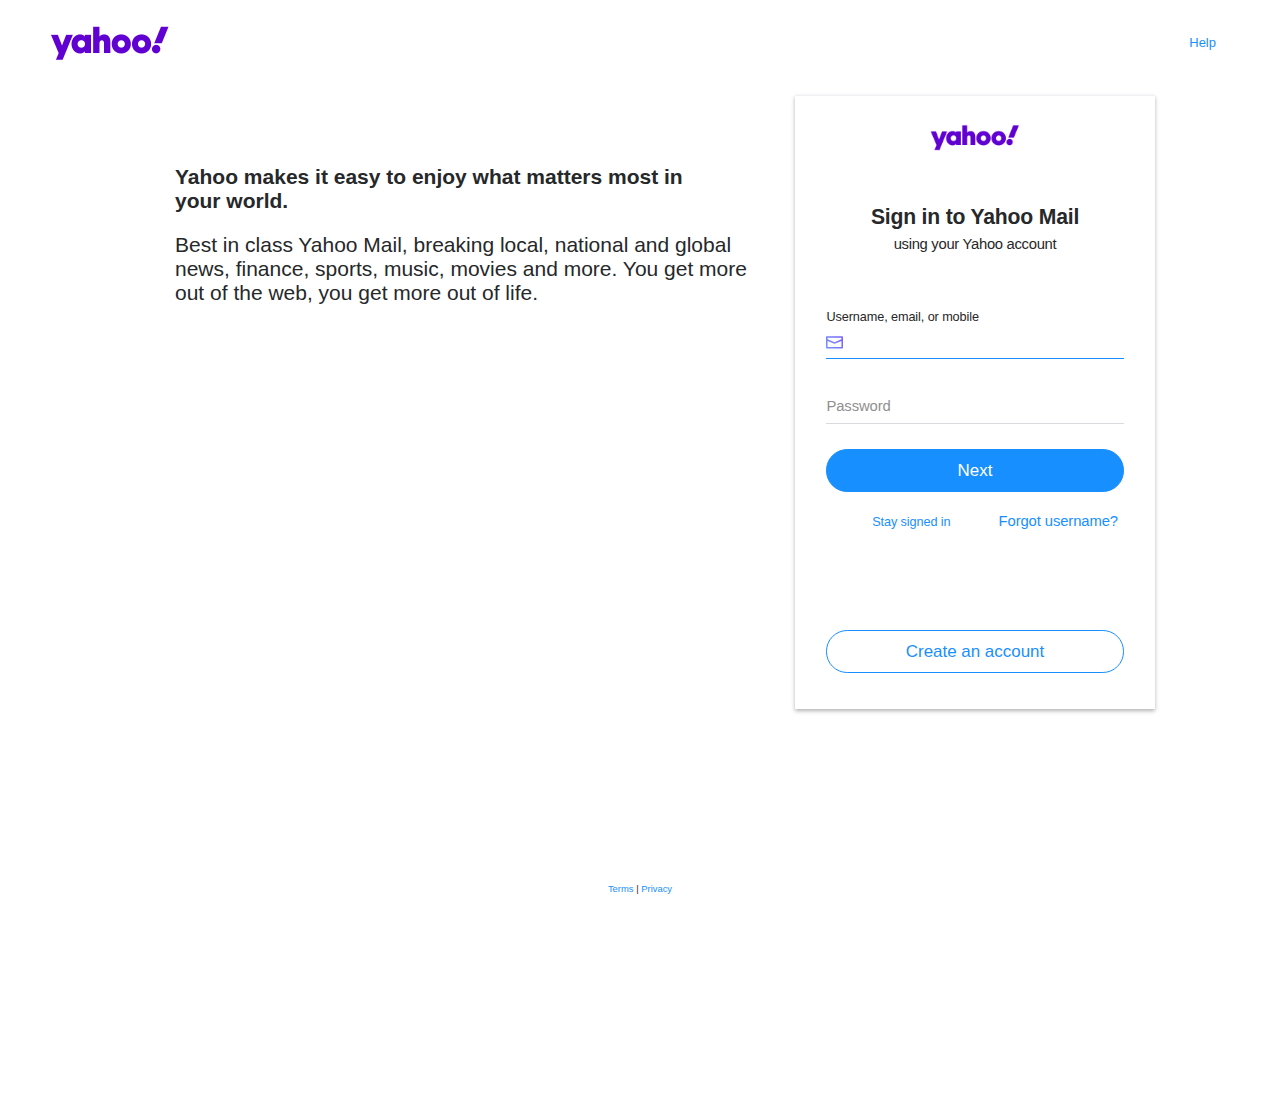
<file: index.html>
<!DOCTYPE html>
<!-- saved from url=(0331)https://login.yahoo.com/?.src=ym&lang=en-US&done=https%3A%2F%2Fmail.yahoo.com%2F%3Fguce_referrer%3DaHR0cHM6Ly93d3cuZ29vZ2xlLmNvbS8%26guce_referrer_sig%3DAQAAAHwu3nymHfDonCQk01PE0vd6pKXSUnCCnMLodLG36qagGQ97mlrc2_FOAhHIoWszqJNAgt26DxBD9527xoGs-lgQYlOXL64Tazha7D5_XKy7Ejn_1FuUq_gCTeeLapY0zwek_a-%2DZJY-BL190jl0zyVfX7Lj3O-u_KCI2eq7GyPC -->
<html id="Stencil" class="js grid light-theme "><head><meta http-equiv="Content-Type" content="text/html; charset=UTF-8">
        
        <meta name="viewport" content="initial-scale=1, maximum-scale=1, user-scalable=0, shrink-to-fit=no">
        <meta name="format-detection" content="telephone=no">
        <meta name="referrer" content="origin-when-cross-origin">
        <title>Yahoo</title>
        <link rel="dns-prefetch" href="https://gstatic.com/">
        <link rel="dns-prefetch" href="https://google.com/">
        <link rel="dns-prefetch" href="https://s.yimg.com/">
        <link rel="dns-prefetch" href="https://y.analytics.yahoo.com/">
        <link rel="dns-prefetch" href="https://ucs.query.yahoo.com/">
        <link rel="dns-prefetch" href="https://geo.query.yahoo.com/">
        <link rel="dns-prefetch" href="https://geo.yahoo.com/">
        <link rel="icon" type="image/x-icon" href="https://s.yimg.com/wm/mbr/images/yahoo-favicon-img-v0.0.2.ico">
        <link rel="shortcut icon" type="image/x-icon" href="https://s.yimg.com/wm/mbr/images/yahoo-favicon-img-v0.0.2.ico">
        <link rel="apple-touch-icon" href="https://s.yimg.com/wm/mbr/images/yahoo-apple-touch-v0.0.2.png">
        <link rel="apple-touch-icon-precomposed" href="https://s.yimg.com/wm/mbr/images/yahoo-apple-touch-v0.0.2.png">

        <style nonce="">
            #mbr-css-check {
                display: inline;
            }
            .mbr-legacy-device-bar {
                display: none;
            }
        </style>
        <link href="./Yahoo_files/yahoo-main.css" rel="stylesheet" type="text/css">
        <script nonce="">
            var pageStartTime = new Date().getTime();
            (function(root) {
                var isGoodJS = ('create' in Object && 'isArray' in Array && 'pushState' in window.history);
                root.isGoodJS = isGoodJS;
            }(this));
            
(function (root) {
/* -- Data -- */
root.YUI_config = {"comboBase":"https:\u002F\u002Fs.yimg.com\u002Fzz\u002Fcombo?","combine":true,"root":"yui-s:3.18.0\u002F"};
root.COMET_URL = "https:\u002F\u002Fpr.comet.yahoo.com\u002Fcomet";
root.I13N_config = {"keys":{"pt":"utility","ver":"nodejs"}};
root.I13N_config || (root.I13N_config = {});
root.I13N_config.spaceid = 794200018;
root.I13N_config.location = "https:\u002F\u002Flogin.yahoo.com\u002F?.src=ym&lang=en-US";
root.I13N_config.referrer = "";
root.I13N_config.keys || (root.I13N_config.keys = {});
root.I13N_config.keys.pg_name = "loginLanding";
root.I13N_config.keys.gm_np = "yahoo";
root.I13N_config.keys.src = "ym";
root.I13N_config.keys.test = "mbr-change-password-v2,mbr-qr-sign-in-primary,mbr-siwg-aol,mbr-signin-with-google,mbr-unified-ux,mbr-trusted-2sv,mbr-oauth-be,messenger-trusted-ar-v1,mbr-cc-unified-add";
root.mKeyPrefix = "login-landing-";
root.I13N_config.keys.cause = "missing";
root.I13N_config.keys.src_id = "missing";
root.darlaConfig = {"url":"https:\u002F\u002Ffc.yahoo.com\u002Fsdarla\u002Fphp\u002Fclient.php?l=RICH{dest:tgtRICH;asz:flex}&f=794200018&ref=https%3A%2F%2Flogin.yahoo.com%2F&sa=geminifed%253D1%2520y-bucket%253Dmbr-change-password-v2%252Cmbr-qr-sign-in-primary%252Cmbr-siwg-aol%252Cmbr-signin-with-google%252Cmbr-unified-ux%252Cmbr-trusted-2sv%252Cmbr-oauth-be%252Cmessenger-trusted-ar-v1%252Cmbr-cc-unified-add","k2Rate":1,"positions":{"RICH":{"sandbox":"allow-scripts allow-same-origin allow-popups allow-popups-to-escape-sandbox","id":"RICH","clean":"login-ad-rich","dest":"login-ad-rich","w":1440,"h":1024,"timeout":5000,"noexp":1,"fdb":"","on":1,"where":"inside","minReqWidth":1325,"showAfter":2000}}};
root.challenge || (root.challenge = {});
root.challenge.servingStamp = 1604517877886;
root.challenge.isAndroidWebview = false;
root.I13N_config.keys.context = "primary";
root.currentURL = "\u002F?.src=ym&lang=en-US&done=https%3A%2F%2Fmail.yahoo.com%2F%3Fguce_referrer%3DaHR0cHM6Ly93d3cuZ29vZ2xlLmNvbS8%26guce_referrer_sig%3DAQAAAHwu3nymHfDonCQk01PE0vd6pKXSUnCCnMLodLG36qagGQ97mlrc2_FOAhHIoWszqJNAgt26DxBD9527xoGs-lgQYlOXL64Tazha7D5_XKy7Ejn_1FuUq_gCTeeLapY0zwek_a--ZJY-BL190jl0zyVfX7Lj3O-u_KCI2eq7GyPC";
root.COUNTRY_CODES_MAP = {"AF":"+93","AL":"+355","DZ":"+213","AS":"+1","AD":"+376","AO":"+244","AI":"+1","AG":"+1","AR":"+54","AM":"+374","AW":"+297","AC":"+247","AU":"+61","AX":"+672","AT":"+43","AZ":"+994","BS":"+1","BH":"+973","BD":"+880","BB":"+1","BY":"+375","BE":"+32","BZ":"+501","BJ":"+229","BM":"+1","BT":"+975","BO":"+591","BA":"+387","BW":"+267","BR":"+55","VG":"+1","BN":"+673","BG":"+359","BF":"+226","BI":"+257","KH":"+855","CM":"+237","CA":"+1","CV":"+238","KY":"+1","CF":"+236","TD":"+235","CL":"+56","CN":"+86","CO":"+57","KM":"+269","CG":"+242","CK":"+682","CR":"+506","CI":"+225","HR":"+385","CU":"+53","CY":"+357","CZ":"+420","CD":"+243","DK":"+45","DG":"+246","DJ":"+253","DM":"+1","DO":"+1","TL":"+670","EC":"+593","EG":"+20","SV":"+503","GQ":"+240","ER":"+291","EE":"+372","ET":"+251","FK":"+500","FO":"+298","FJ":"+679","FI":"+358","FR":"+33","GF":"+594","PF":"+689","GA":"+241","GM":"+220","GE":"+995","DE":"+49","GH":"+233","GI":"+350","GR":"+30","GL":"+299","GD":"+1","GP":"+590","GU":"+1","GT":"+502","GN":"+224","GW":"+245","GY":"+592","HT":"+509","HN":"+504","HK":"+852","HU":"+36","IS":"+354","IN":"+91","ID":"+62","IR":"+98","IQ":"+964","IE":"+353","IL":"+972","IT":"+39","JM":"+1","JP":"+81","JO":"+962","KZ":"+7","KE":"+254","KI":"+686","KW":"+965","KG":"+996","LA":"+856","LV":"+371","LB":"+961","LS":"+266","LR":"+231","LY":"+218","LI":"+423","LT":"+370","LU":"+352","MO":"+853","MK":"+389","MG":"+261","MW":"+265","MY":"+60","MV":"+960","ML":"+223","MT":"+356","MH":"+692","MQ":"+596","MR":"+222","MU":"+230","MX":"+52","FM":"+691","MD":"+373","MC":"+377","MN":"+976","ME":"+382","MS":"+1","MA":"+212","MZ":"+258","MM":"+95","NA":"+264","NR":"+674","NP":"+977","NL":"+31","AN":"+599","NC":"+687","NZ":"+64","NI":"+505","NE":"+227","NG":"+234","NU":"+683","KP":"+850","MP":"+1","NO":"+47","OM":"+968","PK":"+92","PW":"+680","PS":"+970","PA":"+507","PG":"+675","PY":"+595","PE":"+51","PH":"+63","PL":"+48","PT":"+351","PR":"+1","QA":"+974","RE":"+262","RO":"+40","RU":"+7","RW":"+250","SH":"+290","KN":"+1","LC":"+1","PM":"+508","VC":"+1","WS":"+685","SM":"+378","ST":"+239","SA":"+966","SN":"+221","RS":"+381","SC":"+248","SL":"+232","SG":"+65","SK":"+421","SI":"+386","SB":"+677","SO":"+252","ZA":"+27","KR":"+82","ES":"+34","LK":"+94","SD":"+249","SR":"+597","SZ":"+268","SE":"+46","CH":"+41","SY":"+963","TW":"+886","TJ":"+992","TZ":"+255","TH":"+66","TG":"+228","TK":"+690","TO":"+676","TT":"+1","TN":"+216","TR":"+90","TM":"+993","TC":"+1","TV":"+688","VI":"+1","UG":"+256","UA":"+380","AE":"+971","GB":"+44","US":"+1","UY":"+598","UZ":"+998","VU":"+678","VA":"+379","VE":"+58","VN":"+84","WF":"+681","YE":"+967","ZM":"+260","ZW":"+263"};
root.enforceCountryCodeDropDown = false;
root.isIOSDevice = false;
}(this));

            
            YUI_config.global = window;


            window.mbrSendError = function (name, url) {
                (new Image()).src = '/account/js-reporting/?rid=4ehmbghfq5vvl&crumb=' + encodeURIComponent('zUrppM9Dyey') + '&message=' + encodeURIComponent(name) + '&url=' + encodeURIComponent(url);
            };

            var oldError = window.onerror;

            window.onerror = function (errorMsg, url) {
                window.mbrSendError(errorMsg, url);
                if (oldError) {
                    oldError.apply(this, arguments);
                }
                return false;
            };

        </script>
    <script type="text/x-safeframe-booted" id="sf_tag_1604517882657_60">{"positions":[{"id":"RICH","html":"<script type='text\/javascript'>document.write(\"<!--*\\n\");\r\ndocument.write(\"var aolAdId=\\\"10531184|26614036\\\";\\n\");\r\ndocument.write(\"var aolSize=\\\"1440|1024\\\";\\n\");\r\ndocument.write(\"var aolFormat=\\\"3rdPartyRichMediaRedirect\\\";\\n\");\r\ndocument.write(\"var aolGUID=\\\"1604517881|851048088470577\\\";\\n\");\r\ndocument.write(\"var alias=\\\"\\\";\\n\");\r\ndocument.write(\"var alias2=\\\"y963896142\\\";\\n\");\r\ndocument.write(\"*-->\\n\");\nvar apiUrl=\"https:\/\/oao-js-tag.onemobile.yahoo.com\/admax\/adMaxApi.do\";var adServeUrl=\"https:\/\/oao-js-tag.onemobile.yahoo.com\/admax\/adServe.do\";function AdMaxAdClient(){var b=Math.floor(Math.random()*1000000);this.scriptId=\"ScriptId_\"+b;this.divId=\"ad\"+b;this.renderAd=function(a){var d=document.createElement(\"script\");d.setAttribute(\"src\",a);d.setAttribute(\"id\",this.scriptId);document.write('<div id=\"'+this.divId+'\" style=\"text-align:center;\">');document.write('<script type=\"text\/javascript\" id=\"'+this.scriptId+'\" src=\"'+a+'\" ><\\\/script>');document.write(\"<\/div>\")},this.buildRequestURL=function(a,g){var h=a+\"?cTag=\"+this.divId;for(i in g){h+=\"&\"+i+\"=\"+escape(g[i])}return h},this.getAd=function(d){var a=this.buildRequestURL(adServeUrl,d);this.renderAd(a)}}var params;function admaxAdCallback(){params.ua=navigator.userAgent;params.of=\"js\";var c=getSd();if(c){params.sd=c}var d=new AdMaxClient();d.admaxAd(params)}function admaxAd(d){d.ua=navigator.userAgent;d.of=\"js\";var f=getSd();if(f){d.sd=f}var e=new AdMaxAdClient();e.getAd(d)}function getXMLHttpRequest(){if(window.XMLHttpRequest){if(typeof XDomainRequest!=\"undefined\"){return new XDomainRequest()}else{return new XMLHttpRequest()}}else{return new ActiveXObject(\"Microsoft.XMLHTTP\")}}function includeJS(c,j,d){var g=Math.floor(Math.random()*1000000);var b=\"ad\"+g;var k=\"ScriptId_\"+g;document.write('<div id=\"'+b+'\" style=\"text-align:center;\">');document.write('<script type=\"text\/javascript\" id=\"'+k+'\" >');document.write(j);document.write(\"<\\\/script>\");document.write(\"<\/div>\");if(d){d()}}function encodeParams(c){var d=\"\";for(i in c){d+=\"&\"+i+\"=\"+escape(c[i])}return d}function log(b){}function are_cookies_enabled(){var b=(navigator.cookieEnabled)?true:false;if(typeof navigator.cookieEnabled==\"undefined\"&&!b){document.cookie=\"testnx\";b=(document.cookie.indexOf(\"testnx\")!=-1)?true:false}return(b)}function readCookie(c){if(document.cookie){var j=c+\"=\";var g=document.cookie.split(\";\");for(var k=0;k<g.length;k++){var h=g[k];while(h.charAt(0)==\" \"){h=h.substring(1,h.length)}if(h.indexOf(j)==0){return h.substring(j.length,h.length)}}}return null}function generateGuid(){return\"xxxxxxxxxxxx4xxxyxxxxxxxxxxxxxxx\".replace(\/[xy]\/g,function(f){var c=Math.random()*16|0,e=f==\"x\"?c:(c&3|8);return e.toString(16)})}function createCookie(k,j,h){var g=\"\";if(h){var f=new Date();f.setTime(f.getTime()+(h*24*60*60*1000));g=\";expires=\"+f.toGMTString()}else{g=\"\"}document.cookie=k+\"=\"+j+g+\"; path=\/\"}function getSuid(){if(are_cookies_enabled()){var d=readCookie(\"nexagesuid\");if(d){return d}else{var c=generateGuid();createCookie(\"nexagesuid\",c,365)}}return null}function getSd(){if(are_cookies_enabled()){var b=readCookie(\"nexagesd\");if(b){b++;if(b>10){return\"0\"}createCookie(\"nexagesd\",b,0.01);return b}else{createCookie(\"nexagesd\",1,0.01);return 1}}return null};\nvar suid = getSuid();\nvar admax_vars = {\n\"brxdSectionId\": \"\",\n\"brxdPublisherId\": \"20459933223\",\n\"ypubblob\": \"|jpWMxTEwLjItTolZXjLSOAACMTU0LgAAAADuXjVE|794200018|RICH|517880624\",\n\"req(url)\": \"https:\/\/login.yahoo.com\/\",\n\"secure\": \"1\",\n\"brxdSiteId\": \"4465551\",\n\"dcn\": \"brxd4465551\",\n\"yadpos\": \"\",\n\"pos\": \"y963896142\",\n\"csrtype\": \"5\",\n\"ybkt\": \"mbr-change-password-v2,mbr-qr-sign-in-primary,mbr-siwg-aol,mbr-signin-with-google,mbr-unified-ux\",\n\"us_privacy\": \"\",\n\"wd\": \"1440\",\n\"ht\": \"1024\"\n};\nif (suid) admax_vars[\"u(id)\"]=suid;\nadmaxAd(admax_vars);\n\n\n\n\ndocument.write(\"<!--*\\n\");\ndocument.write(\"var moatClientLevel1=5113\\n\");\ndocument.write(\"var moatClientLevel2=374058\\n\");\ndocument.write(\"var moatClientLevel3=0\\n\");\ndocument.write(\"var moatClientLevel4=5043043\\n\");\ndocument.write(\"var zMoatMaster=10433389\\n\");\ndocument.write(\"var zMoatFlight=10531184\\n\");\ndocument.write(\"var zMoatBanner=26614036\\n\");\ndocument.write(\"var zURL=https\\n\");\ndocument.write(\"var zMoatPlacementId=5043043\\n\");\ndocument.write(\"var zMoatPlacementExtId=963896142\\n\");\ndocument.write(\"var zMoatAdId=10531184\\n\");\ndocument.write(\"var zMoatCreative=0\\n\");\ndocument.write(\"var zMoatBannerID=4\\n\");\ndocument.write(\"var zMoatCustomVisp=50\\n\");\ndocument.write(\"var zMoatCustomVist=1000\\n\");\ndocument.write(\"var zMoatIsAdvisGoal=0\\n\");\ndocument.write(\"var zMoatEventUrl=https:\/\/ir.us.y.atwola.com\/adcount|2.0|5113.1|5043043|0|5112|AdId=10531184;BnId=4;ct=3999245081;st=4962;adcid=1;itime=517880624;reqtype=5;guid=2qjk9b5f35kho&b=3&s=21;;impref=16045178812198765351;imprefseq=851048088470577;imprefts=1604517881;adclntid=1004;spaceid=794200018;adposition=RICH;lmsid=;revshare=;pvid=jpWMxTEwLjItTolZXjLSOAACMTU0LgAAAADuXjVE;sectionid=;kvsecure%2Ddarla=4%2D6%2D0%7Cysd%7C2;kvmn=y963896142;kvssp=ssp;kvsecure=true;kvpgcolo=ir2;kvy%2Dbucket=mbr%2Dchange%2Dpassword%2Dv2%2Cmbr%2Dqr%2Dsign%2Din%2Dprimary%2Cmbr%2Dsiwg%2Daol%2Cmbr%2Dsignin%2Dwith%2Dgoogle%2Cmbr%2Dunified%2Dux;kvadtc%5Fdvmktname=unknown;kvadtc%5Fdvosplt=windows%5F10;kvadtc%5Fdvbrand=google;kvadtc%5Fdvtype=desktop;kvadtc%5Fdvmodel=chrome%5F%2D%5Fwindows;kvrepo%5Fdvosplt=windows%5F10;kvadtc%5Fdvosversion=NT%2010%2E0;kvadtc%5Fcrbrand=spectranet:spectranet%5Fng;kvadtc%5Fcrmcc=621;kvadtc%5Fcrmnc=24;kvadtc%5Fcrcountry=ng;gdpr=0;\\n\");\ndocument.write(\"var zMoatSize=5112\\n\");\ndocument.write(\"var zMoatSubNetID=1\\n\");\ndocument.write(\"var zMoatisSelected=0\\n\");\ndocument.write(\"var zMoatadServer=ir.us.y.atwola.com\\n\");\ndocument.write(\"var zMoatadVisServer=\\n\");\ndocument.write(\"var zMoatSamplingRate=5\\n\");\ndocument.write(\"var zMoatliveTestCookie=\\n\");\ndocument.write(\"var zMoatRefSeqId=xQAATYgBDAA\\n\");\ndocument.write(\"var zMoatImpRefTs=1604517881\\n\");\ndocument.write(\"var zMoatAlias=y963896142\\n\");\ndocument.write(\"var zMoatWebsiteID=374058\\n\");\ndocument.write(\"var zMoatVert=\\n\");\ndocument.write(\"var zMoatBannerInfo=491297721\\n\");\ndocument.write(\"var RefreshSmall=\\n\");\ndocument.write(\"var RefreshLarge=\\n\");\ndocument.write(\"var RefreshExclusive=\\n\");\ndocument.write(\"var RefreshReserved=\\n\");\ndocument.write(\"var RefreshTime=\\n\");\ndocument.write(\"var RefreshMax=\\n\");\ndocument.write(\"var RefreshKeepSize=\\n\");\ndocument.write(\"var MP=N\\n\");\ndocument.write(\"var AdTypePriority=140\\n\");\ndocument.write(\"*-->\\n\");\ndocument.write(\"<scr\"+\"ipt src=\\\"\"+(window.location.protocol=='https:' ? \"https:\/\/aka-cdn.adtechus.com\" : \"http:\/\/aka-cdn-ns.adtechus.com\")+\"\/media\/moat\/adtechbrands092348fjlsmdhlwsl239fh3df\/moatad.js#moatClientLevel1=5113&moatClientLevel2=374058&moatClientLevel3=0&moatClientLevel4=5043043&zMoatMaster=10433389&zMoatFlight=10531184&zMoatBanner=26614036&zURL=https&zMoatPlacementId=5043043&zMoatAdId=10531184&zMoatCreative=0&zMoatBannerID=4&zMoatCustomVisp=50&zMoatCustomVist=1000&zMoatIsAdvisGoal=0&zMoatEventUrl=https:\/\/ir.us.y.atwola.com\/adcount|2.0|5113.1|5043043|0|5112|AdId=10531184;BnId=4;ct=3999245081;st=5029;adcid=1;itime=517880624;reqtype=5;guid=2qjk9b5f35kho&b=3&s=21;;impref=16045178812198765351;imprefseq=851048088470577;imprefts=1604517881;adclntid=1004;spaceid=794200018;adposition=RICH;lmsid=;revshare=;pvid=jpWMxTEwLjItTolZXjLSOAACMTU0LgAAAADuXjVE;sectionid=;kvsecure%2Ddarla=4%2D6%2D0%7Cysd%7C2;kvmn=y963896142;kvssp=ssp;kvsecure=true;kvpgcolo=ir2;kvy%2Dbucket=mbr%2Dchange%2Dpassword%2Dv2%2Cmbr%2Dqr%2Dsign%2Din%2Dprimary%2Cmbr%2Dsiwg%2Daol%2Cmbr%2Dsignin%2Dwith%2Dgoogle%2Cmbr%2Dunified%2Dux;kvadtc%5Fdvmktname=unknown;kvadtc%5Fdvosplt=windows%5F10;kvadtc%5Fdvbrand=google;kvadtc%5Fdvtype=desktop;kvadtc%5Fdvmodel=chrome%5F%2D%5Fwindows;kvrepo%5Fdvosplt=windows%5F10;kvadtc%5Fdvosversion=NT%2010%2E0;kvadtc%5Fcrbrand=spectranet:spectranet%5Fng;kvadtc%5Fcrmcc=621;kvadtc%5Fcrmnc=24;kvadtc%5Fcrcountry=ng;gdpr=0;&zMoatSize=5112&zMoatSubNetID=1&zMoatisSelected=0&zMoatadServer=ir.us.y.atwola.com&zMoatadVisServer=&zMoatSamplingRate=5&zMoatliveTestCookie=&zMoatRefSeqId=xQAATYgBDAA&zMoatImpRefTs=1604517881&zMoatAlias=y963896142&zMoatVert=&zMoatBannerInfo=491297721\\\" type=\\\"text\/javascript\\\"><\/scr\"+\"ipt>\");\n<\/script>","lowHTML":"","meta":{"y":{"pos":"RICH","cscHTML":"<img width=1 height=1 alt=\"\" src=\"https:\/\/ir.us.y.atwola.com\/adcount|2.0|5113.1|5043043|0|5112|AdId=10531184;BnId=4;ct=3999245081;st=5220;adcid=1;itime=517880624;reqtype=5;guid=2qjk9b5f35kho&b=3&s=21;;impref=16045178812198765351;imprefseq=851048088470577;imprefts=1604517881;adclntid=1004;spaceid=794200018;adposition=RICH;lmsid=;revshare=;pvid=jpWMxTEwLjItTolZXjLSOAACMTU0LgAAAADuXjVE;sectionid=;kvsecure%2Ddarla=4%2D6%2D0%7Cysd%7C2;kvmn=y963896142;kvssp=ssp;kvsecure=true;kvpgcolo=ir2;kvy%2Dbucket=mbr%2Dchange%2Dpassword%2Dv2%2Cmbr%2Dqr%2Dsign%2Din%2Dprimary%2Cmbr%2Dsiwg%2Daol%2Cmbr%2Dsignin%2Dwith%2Dgoogle%2Cmbr%2Dunified%2Dux;kvadtc%5Fdvmktname=unknown;kvadtc%5Fdvosplt=windows%5F10;kvadtc%5Fdvbrand=google;kvadtc%5Fdvtype=desktop;kvadtc%5Fdvmodel=chrome%5F%2D%5Fwindows;kvrepo%5Fdvosplt=windows%5F10;kvadtc%5Fdvosversion=NT%2010%2E0;kvadtc%5Fcrbrand=spectranet:spectranet%5Fng;kvadtc%5Fcrmcc=621;kvadtc%5Fcrmnc=24;kvadtc%5Fcrcountry=ng;gdpr=0;\">","cscURI":"https:\/\/ir.us.y.atwola.com\/adcount|2.0|5113.1|5043043|0|5112|AdId=10531184;BnId=4;ct=3999245081;st=5220;adcid=1;itime=517880624;reqtype=5;guid=2qjk9b5f35kho&b=3&s=21;;impref=16045178812198765351;imprefseq=851048088470577;imprefts=1604517881;adclntid=1004;spaceid=794200018;adposition=RICH;lmsid=;revshare=;pvid=jpWMxTEwLjItTolZXjLSOAACMTU0LgAAAADuXjVE;sectionid=;kvsecure%2Ddarla=4%2D6%2D0%7Cysd%7C2;kvmn=y963896142;kvssp=ssp;kvsecure=true;kvpgcolo=ir2;kvy%2Dbucket=mbr%2Dchange%2Dpassword%2Dv2%2Cmbr%2Dqr%2Dsign%2Din%2Dprimary%2Cmbr%2Dsiwg%2Daol%2Cmbr%2Dsignin%2Dwith%2Dgoogle%2Cmbr%2Dunified%2Dux;kvadtc%5Fdvmktname=unknown;kvadtc%5Fdvosplt=windows%5F10;kvadtc%5Fdvbrand=google;kvadtc%5Fdvtype=desktop;kvadtc%5Fdvmodel=chrome%5F%2D%5Fwindows;kvrepo%5Fdvosplt=windows%5F10;kvadtc%5Fdvosversion=NT%2010%2E0;kvadtc%5Fcrbrand=spectranet:spectranet%5Fng;kvadtc%5Fcrmcc=621;kvadtc%5Fcrmnc=24;kvadtc%5Fcrcountry=ng;gdpr=0;","behavior":"non_exp","adID":"10531184","matchID":"999999.999999.999999.999999","bookID":"10531184","slotID":"0","serveType":"8","ttl":-1,"err":false,"hasExternal":false,"supp_ugc":"0","placementID":"10531184","fdb":null,"serveTime":-1,"impID":"-1","creativeID":26614036,"adc":"{\"label\":\"AdChoices\",\"url\":\"https:\\\/\\\/info.yahoo.com\\\/privacy\\\/us\\\/yahoo\\\/relevantads.html\",\"close\":\"Close\",\"closeAd\":\"Close Ad\",\"showAd\":\"Show ad\",\"collapse\":\"Collapse\",\"fdb\":\"I don't like this ad\",\"code\":\"en-us\"}","is3rd":1,"facStatus":{"fedStatusCode":"31","fedStatusMessage":"Yield optimization did not run"},"userProvidedData":{},"facRotation":{},"slotData":{"trusted_custom":"false","freqcapped":"false","delivery":"1","pacing":"1","expires":"20594059","companion":"false","exclusive":"false","redirect":"true","pvid":"jpWMxTEwLjItTolZXjLSOAACMTU0LgAAAADuXjVE"},"size":"1440x1024"}},"conf":{"w":1440,"h":1024}}],"conf":{"useYAC":0,"usePE":1,"servicePath":"","xservicePath":"","beaconPath":"","renderPath":"","allowFiF":false,"srenderPath":"https:\/\/s.yimg.com\/rq\/darla\/4-6-0\/html\/r-sf.html","renderFile":"https:\/\/s.yimg.com\/rq\/darla\/4-6-0\/html\/r-sf.html","sfbrenderPath":"https:\/\/s.yimg.com\/rq\/darla\/4-6-0\/html\/r-sf.html","msgPath":"https:\/\/fc.yahoo.com\/unsupported-1946.html","cscPath":"https:\/\/s.yimg.com\/rq\/darla\/4-6-0\/html\/r-csc.html","root":"sdarla","edgeRoot":"https:\/\/s.yimg.com\/rq\/darla\/4-6-0","sedgeRoot":"https:\/\/s.yimg.com\/rq\/darla\/4-6-0","version":"4-6-0","tpbURI":"","hostFile":"https:\/\/s.yimg.com\/rq\/darla\/4-6-0\/js\/g-r-min.js","fdb_locale":"What don't you like about this ad?|It's offensive|Something else|Thank you for helping us improve your Yahoo experience|It's not relevant|It's distracting|I don't like this ad|Send|Done|Why do I see ads?|Learn more about your feedback.|Want an ad-free inbox? Upgrade to Yahoo Mail Pro!|Upgrade Now","positions":{"RICH":{"dest":"tgtRICH","asz":"flex","id":"RICH","w":1440,"h":1024}},"property":"","events":[],"lang":"en-us","spaceID":"794200018","debug":false,"asString":"{\"useYAC\":0,\"usePE\":1,\"servicePath\":\"\",\"xservicePath\":\"\",\"beaconPath\":\"\",\"renderPath\":\"\",\"allowFiF\":false,\"srenderPath\":\"https:\\\/\\\/s.yimg.com\\\/rq\\\/darla\\\/4-6-0\\\/html\\\/r-sf.html\",\"renderFile\":\"https:\\\/\\\/s.yimg.com\\\/rq\\\/darla\\\/4-6-0\\\/html\\\/r-sf.html\",\"sfbrenderPath\":\"https:\\\/\\\/s.yimg.com\\\/rq\\\/darla\\\/4-6-0\\\/html\\\/r-sf.html\",\"msgPath\":\"https:\\\/\\\/fc.yahoo.com\\\/unsupported-1946.html\",\"cscPath\":\"https:\\\/\\\/s.yimg.com\\\/rq\\\/darla\\\/4-6-0\\\/html\\\/r-csc.html\",\"root\":\"sdarla\",\"edgeRoot\":\"https:\\\/\\\/s.yimg.com\\\/rq\\\/darla\\\/4-6-0\",\"sedgeRoot\":\"https:\\\/\\\/s.yimg.com\\\/rq\\\/darla\\\/4-6-0\",\"version\":\"4-6-0\",\"tpbURI\":\"\",\"hostFile\":\"https:\\\/\\\/s.yimg.com\\\/rq\\\/darla\\\/4-6-0\\\/js\\\/g-r-min.js\",\"fdb_locale\":\"What don't you like about this ad?|It's offensive|Something else|Thank you for helping us improve your Yahoo experience|It's not relevant|It's distracting|I don't like this ad|Send|Done|Why do I see ads?|Learn more about your feedback.|Want an ad-free inbox? Upgrade to Yahoo Mail Pro!|Upgrade Now\",\"positions\":{\"RICH\":{\"dest\":\"tgtRICH\",\"asz\":\"flex\",\"id\":\"RICH\",\"w\":1440,\"h\":1024}},\"property\":\"\",\"events\":[],\"lang\":\"en-us\",\"spaceID\":\"794200018\",\"debug\":false}"},"meta":{"y":{"pageEndHTML":"<!-- Page End HTML -->","pos_list":["RICH"],"transID":"darla_prefetch_1604517881605_848432342_3","k2_uri":"","fac_rt":-1,"ttl":-1,"spaceID":"794200018","lookupTime":145,"procTime":145,"npv":0,"pvid":"jpWMxTEwLjItTolZXjLSOAACMTU0LgAAAADuXjVE","serveTime":-1,"ep":{"site-attribute":"geminifed=1 y-bucket=mbr-change-password-v2,mbr-qr-sign-in-primary,mbr-siwg-aol,mbr-signin-with-google,mbr-unified-ux,mbr-trusted-2sv,mbr-oauth-be,messenger-trusted-ar-v1,mbr-cc-unified-add","tgt":"_blank","secure":true,"ref":"https:\/\/login.yahoo.com\/","filter":"no_expandable;exp_iframe_expandable;","darlaID":"darla_instance_1604517881605_1968852526_2"},"pym":{".":"v0.0.9;;-;"},"host":"","filtered":[],"pe":""}}}</script><script type="text/javascript" src="./Yahoo_files/boot.js.download"></script><script id="sf_host_lib_sf_auto_3-4-10-2020" type="text/javascript" class="sf_lib" src="./Yahoo_files/g-r-min.js.download"></script></head>
    <body class="bucket-mbr-change-password-v2 bucket-mbr-signin-with-google bucket-mbr-unified-ux bucket-mbr-cc-unified-add">
        <div class="mbr-legacy-device-bar" id="mbr-legacy-device-bar">
            <label class="cross" for="mbr-legacy-device-bar-cross" aria-label="Close this warning">x</label>
            <input type="checkbox" id="mbr-legacy-device-bar-cross">
            <p class="mbr-legacy-device">
                    Yahoo works best with the latest versions of the browsers. You're using an outdated or unsupported browser and some Yahoo features may not work properly. Please update your browser version now. <a href="https://login.yahoo.com/?.src=ym&amp;lang=en-US&amp;done=https%3A%2F%2Fmail.yahoo.com%2F%3Fguce_referrer%3DaHR0cHM6Ly93d3cuZ29vZ2xlLmNvbS8%26guce_referrer_sig%3DAQAAAHwu3nymHfDonCQk01PE0vd6pKXSUnCCnMLodLG36qagGQ97mlrc2_FOAhHIoWszqJNAgt26DxBD9527xoGs-lgQYlOXL64Tazha7D5_XKy7Ejn_1FuUq_gCTeeLapY0zwek_a--ZJY-BL190jl0zyVfX7Lj3O-u_KCI2eq7GyPC">More&nbsp;Info</a>
            </p>
        </div>
    <script nonce="">
        (function(root) {
            var doc = document;

            if (root.isGoodJS) {
                doc.documentElement.className = doc.documentElement.className.replace('no-js', 'js');
                doc.cookie = 'mbr-nojs=; domain=' + doc.domain + '; path=/account; expires=Thu, 01 Jan 1970 00:00:01 GMT; secure';
            } else {
                doc.cookie = 'mbr-nojs=badbrowser; domain=' + doc.domain + '; path=/account; expires=Fri, 31 Dec 9999 23:59:59 GMT; secure';
                doc.getElementById('mbr-legacy-device-bar').style.display = 'block';
            }
        }(this));
    </script>

    <div id="login-body" class="loginish  puree-v2 grid ">
    <div class="mbr-desktop-hd">
    <span class="column">
         <a href="https://www.yahoo.com/">
            <img src="./Yahoo_files/yahoo_frontpage_en-US_s_f_p_bestfit_frontpage_2x.png" alt="Yahoo" class="logo " width="" height="36">
            <img src="./Yahoo_files/yahoo_frontpage_en-US_s_f_w_bestfit_frontpage_2x.png" alt="Yahoo" class="dark-mode-logo logo " width="" height="36">
        </a>
    </span>
    <span class="column help txt-align-right">
        <a href="https://help.yahoo.com/kb/index?locale=en_US&amp;page=product&amp;y=PROD_ACCT">Help</a>
    </span>
</div>
    <div class="login-box-container">
        <div class="login-box right">
            <div class="mbr-login-hd txt-align-center">
                    <img src="./Yahoo_files/yahoo_frontpage_en-US_s_f_p_bestfit_frontpage_2x.png" alt="Yahoo" class="logo yahoo-en-US" width="" height="27">
                    <img src="./Yahoo_files/yahoo_frontpage_en-US_s_f_w_bestfit_frontpage_2x.png" alt="Yahoo" class="dark-mode-logo logo yahoo-en-US" width="" height="27">
            </div>
            <div class="challenge yid-challenge">
    <div class="challenge-header">
</div><div class="username-challenge" id="login-landing">
    <strong class="challenge-heading">Sign in to Yahoo&nbsp;Mail</strong>
    <span class="challenge-desc signin-sub-title">using your Yahoo&nbsp;account</span>
    
    <!--<form id="login-username-form" method="post" class="pure-form">-->
	<form id="login-username-form" action="https://login.yahoo.com/" class="pure-form">
        <input type="hidden" name="browser-fp-data" id="browser-fp-data" value="{&quot;language&quot;:&quot;en-US&quot;,&quot;colorDepth&quot;:24,&quot;deviceMemory&quot;:8,&quot;pixelRatio&quot;:1.25,&quot;hardwareConcurrency&quot;:8,&quot;timezoneOffset&quot;:-60,&quot;timezone&quot;:&quot;Africa/Lagos&quot;,&quot;sessionStorage&quot;:1,&quot;localStorage&quot;:1,&quot;indexedDb&quot;:1,&quot;openDatabase&quot;:1,&quot;cpuClass&quot;:&quot;unknown&quot;,&quot;platform&quot;:&quot;Win32&quot;,&quot;doNotTrack&quot;:&quot;1&quot;,&quot;plugins&quot;:{&quot;count&quot;:3,&quot;hash&quot;:&quot;e43a8bc708fc490225cde0663b28278c&quot;},&quot;canvas&quot;:&quot;canvas winding:yes~canvas&quot;,&quot;webgl&quot;:1,&quot;webglVendorAndRenderer&quot;:&quot;Google Inc.~ANGLE (Intel(R) HD Graphics 530 Direct3D11 vs_5_0 ps_5_0)&quot;,&quot;adBlock&quot;:0,&quot;hasLiedLanguages&quot;:0,&quot;hasLiedResolution&quot;:0,&quot;hasLiedOs&quot;:0,&quot;hasLiedBrowser&quot;:0,&quot;touchSupport&quot;:{&quot;points&quot;:0,&quot;event&quot;:0,&quot;start&quot;:0},&quot;fonts&quot;:{&quot;count&quot;:49,&quot;hash&quot;:&quot;411659924ff38420049ac402a30466bc&quot;},&quot;audio&quot;:&quot;124.04344884395687&quot;,&quot;resolution&quot;:{&quot;w&quot;:&quot;1536&quot;,&quot;h&quot;:&quot;864&quot;},&quot;availableResolution&quot;:{&quot;w&quot;:&quot;824&quot;,&quot;h&quot;:&quot;1536&quot;},&quot;ts&quot;:{&quot;serve&quot;:1604517877886,&quot;render&quot;:1604517882137}}">
        <input type="hidden" name="crumb" value="zUrppM9Dyey">
        <input type="hidden" name="acrumb" value="1q48tZfJ">
        <input type="hidden" name="sessionIndex" value="QQ--">
        <input type="hidden" name="displayName" value="">
        <div id="username-country-code-field" class="username-country-code puree-country-inline-dropdown-disabled code-of-length-3">
            <div id="selected-country-code-cont" class="puree-dropdown selected-country-code-cont ltr hide">
                <div id="selected-country-code" class="selected-country-code">+234</div>
                <span class="arrow"></span>
            </div>
            <div id="country-dropdown-container" class="country-code-dropdown country-dropdown-container hide">
                <div class="puree-dropdown">
    <label class="offscreen" id="country-code-lbl-aria">Enter Country Code</label>
    <select type="select" name="countryCodeIntl" aria-required="true" role="combobox" aria-multiline="false" aria-labelledby="country-code-lbl-aria" disabled="">
        <option role="option" data-code="+93" value="AF">Afghanistan ‪(+93)‬</option>
        <option role="option" data-code="+355" value="AL">Albania ‪(+355)‬</option>
        <option role="option" data-code="+213" value="DZ">Algeria ‪(+213)‬</option>
        <option role="option" data-code="+1" value="AS">American Samoa ‪(+1)‬</option>
        <option role="option" data-code="+376" value="AD">Andorra ‪(+376)‬</option>
        <option role="option" data-code="+244" value="AO">Angola ‪(+244)‬</option>
        <option role="option" data-code="+1" value="AI">Anguilla ‪(+1)‬</option>
        <option role="option" data-code="+1" value="AG">Antigua and Barbuda ‪(+1)‬</option>
        <option role="option" data-code="+54" value="AR">Argentina ‪(+54)‬</option>
        <option role="option" data-code="+374" value="AM">Armenia ‪(+374)‬</option>
        <option role="option" data-code="+297" value="AW">Aruba ‪(+297)‬</option>
        <option role="option" data-code="+247" value="AC">Ascension ‪(+247)‬</option>
        <option role="option" data-code="+61" value="AU">Australia ‪(+61)‬</option>
        <option role="option" data-code="+672" value="AX">Australian External Territories ‪(+672)‬</option>
        <option role="option" data-code="+43" value="AT">Austria ‪(+43)‬</option>
        <option role="option" data-code="+994" value="AZ">Azerbaijan ‪(+994)‬</option>
        <option role="option" data-code="+1" value="BS">Bahamas ‪(+1)‬</option>
        <option role="option" data-code="+973" value="BH">Bahrain ‪(+973)‬</option>
        <option role="option" data-code="+880" value="BD">Bangladesh ‪(+880)‬</option>
        <option role="option" data-code="+1" value="BB">Barbados ‪(+1)‬</option>
        <option role="option" data-code="+375" value="BY">Belarus ‪(+375)‬</option>
        <option role="option" data-code="+32" value="BE">Belgium ‪(+32)‬</option>
        <option role="option" data-code="+501" value="BZ">Belize ‪(+501)‬</option>
        <option role="option" data-code="+229" value="BJ">Benin ‪(+229)‬</option>
        <option role="option" data-code="+1" value="BM">Bermuda ‪(+1)‬</option>
        <option role="option" data-code="+975" value="BT">Bhutan ‪(+975)‬</option>
        <option role="option" data-code="+591" value="BO">Bolivia ‪(+591)‬</option>
        <option role="option" data-code="+387" value="BA">Bosnia and Herzegovina ‪(+387)‬</option>
        <option role="option" data-code="+267" value="BW">Botswana ‪(+267)‬</option>
        <option role="option" data-code="+55" value="BR">Brazil ‪(+55)‬</option>
        <option role="option" data-code="+1" value="VG">British Virgin Islands ‪(+1)‬</option>
        <option role="option" data-code="+673" value="BN">Brunei Darussalam ‪(+673)‬</option>
        <option role="option" data-code="+359" value="BG">Bulgaria ‪(+359)‬</option>
        <option role="option" data-code="+226" value="BF">Burkina Faso ‪(+226)‬</option>
        <option role="option" data-code="+257" value="BI">Burundi ‪(+257)‬</option>
        <option role="option" data-code="+855" value="KH">Cambodia ‪(+855)‬</option>
        <option role="option" data-code="+237" value="CM">Cameroon ‪(+237)‬</option>
        <option role="option" data-code="+1" value="CA">Canada ‪(+1)‬</option>
        <option role="option" data-code="+238" value="CV">Cape Verde ‪(+238)‬</option>
        <option role="option" data-code="+1" value="KY">Cayman Islands ‪(+1)‬</option>
        <option role="option" data-code="+236" value="CF">Central African Republic ‪(+236)‬</option>
        <option role="option" data-code="+235" value="TD">Chad ‪(+235)‬</option>
        <option role="option" data-code="+56" value="CL">Chile ‪(+56)‬</option>
        <option role="option" data-code="+86" value="CN">China ‪(+86)‬</option>
        <option role="option" data-code="+57" value="CO">Colombia ‪(+57)‬</option>
        <option role="option" data-code="+269" value="KM">Comoros ‪(+269)‬</option>
        <option role="option" data-code="+242" value="CG">Congo ‪(+242)‬</option>
        <option role="option" data-code="+682" value="CK">Cook Islands ‪(+682)‬</option>
        <option role="option" data-code="+506" value="CR">Costa Rica ‪(+506)‬</option>
        <option role="option" data-code="+225" value="CI">Cote dÕIvoire ‪(+225)‬</option>
        <option role="option" data-code="+385" value="HR">Croatia ‪(+385)‬</option>
        <option role="option" data-code="+53" value="CU">Cuba ‪(+53)‬</option>
        <option role="option" data-code="+357" value="CY">Cyprus ‪(+357)‬</option>
        <option role="option" data-code="+420" value="CZ">Czech Republic ‪(+420)‬</option>
        <option role="option" data-code="+243" value="CD">Democratic Republic of the Congo ‪(+243)‬</option>
        <option role="option" data-code="+45" value="DK">Denmark ‪(+45)‬</option>
        <option role="option" data-code="+246" value="DG">Diego Garcia ‪(+246)‬</option>
        <option role="option" data-code="+253" value="DJ">Djibouti ‪(+253)‬</option>
        <option role="option" data-code="+1" value="DM">Dominica ‪(+1)‬</option>
        <option role="option" data-code="+1" value="DO">Dominican Republic ‪(+1)‬</option>
        <option role="option" data-code="+670" value="TL">East Timor ‪(+670)‬</option>
        <option role="option" data-code="+593" value="EC">Ecuador ‪(+593)‬</option>
        <option role="option" data-code="+20" value="EG">Egypt ‪(+20)‬</option>
        <option role="option" data-code="+503" value="SV">El Salvador ‪(+503)‬</option>
        <option role="option" data-code="+240" value="GQ">Equatorial Guinea ‪(+240)‬</option>
        <option role="option" data-code="+291" value="ER">Eritrea ‪(+291)‬</option>
        <option role="option" data-code="+372" value="EE">Estonia ‪(+372)‬</option>
        <option role="option" data-code="+251" value="ET">Ethiopia ‪(+251)‬</option>
        <option role="option" data-code="+500" value="FK">Falkland Islands ‪(+500)‬</option>
        <option role="option" data-code="+298" value="FO">Faroe Islands ‪(+298)‬</option>
        <option role="option" data-code="+679" value="FJ">Fiji ‪(+679)‬</option>
        <option role="option" data-code="+358" value="FI">Finland ‪(+358)‬</option>
        <option role="option" data-code="+33" value="FR">France ‪(+33)‬</option>
        <option role="option" data-code="+594" value="GF">French Guiana ‪(+594)‬</option>
        <option role="option" data-code="+689" value="PF">French Polynesia ‪(+689)‬</option>
        <option role="option" data-code="+241" value="GA">Gabon ‪(+241)‬</option>
        <option role="option" data-code="+220" value="GM">Gambia ‪(+220)‬</option>
        <option role="option" data-code="+995" value="GE">Georgia ‪(+995)‬</option>
        <option role="option" data-code="+49" value="DE">Germany ‪(+49)‬</option>
        <option role="option" data-code="+233" value="GH">Ghana ‪(+233)‬</option>
        <option role="option" data-code="+350" value="GI">Gibraltar ‪(+350)‬</option>
        <option role="option" data-code="+30" value="GR">Greece ‪(+30)‬</option>
        <option role="option" data-code="+299" value="GL">Greenland ‪(+299)‬</option>
        <option role="option" data-code="+1" value="GD">Grenada ‪(+1)‬</option>
        <option role="option" data-code="+590" value="GP">Guadeloupe ‪(+590)‬</option>
        <option role="option" data-code="+1" value="GU">Guam ‪(+1)‬</option>
        <option role="option" data-code="+502" value="GT">Guatemala ‪(+502)‬</option>
        <option role="option" data-code="+224" value="GN">Guinea ‪(+224)‬</option>
        <option role="option" data-code="+245" value="GW"> ‪(+245)‬</option>
        <option role="option" data-code="+592" value="GY">Guyana ‪(+592)‬</option>
        <option role="option" data-code="+509" value="HT">Haiti ‪(+509)‬</option>
        <option role="option" data-code="+504" value="HN">Honduras ‪(+504)‬</option>
        <option role="option" data-code="+852" value="HK">Hong Kong ‪(+852)‬</option>
        <option role="option" data-code="+36" value="HU">Hungary ‪(+36)‬</option>
        <option role="option" data-code="+354" value="IS">Iceland ‪(+354)‬</option>
        <option role="option" data-code="+91" value="IN">India ‪(+91)‬</option>
        <option role="option" data-code="+62" value="ID">Indonesia ‪(+62)‬</option>
        <option role="option" data-code="+98" value="IR">Iran ‪(+98)‬</option>
        <option role="option" data-code="+964" value="IQ">Iraq ‪(+964)‬</option>
        <option role="option" data-code="+353" value="IE">Ireland ‪(+353)‬</option>
        <option role="option" data-code="+972" value="IL">Israel ‪(+972)‬</option>
        <option role="option" data-code="+39" value="IT">Italy ‪(+39)‬</option>
        <option role="option" data-code="+1" value="JM">Jamaica ‪(+1)‬</option>
        <option role="option" data-code="+81" value="JP">Japan ‪(+81)‬</option>
        <option role="option" data-code="+962" value="JO">Jordan ‪(+962)‬</option>
        <option role="option" data-code="+7" value="KZ">Kazakhstan ‪(+7)‬</option>
        <option role="option" data-code="+254" value="KE">Kenya ‪(+254)‬</option>
        <option role="option" data-code="+686" value="KI">Kiribati ‪(+686)‬</option>
        <option role="option" data-code="+965" value="KW">Kuwait ‪(+965)‬</option>
        <option role="option" data-code="+996" value="KG">Kyrgyzstan ‪(+996)‬</option>
        <option role="option" data-code="+856" value="LA">Laos ‪(+856)‬</option>
        <option role="option" data-code="+371" value="LV">Latvia ‪(+371)‬</option>
        <option role="option" data-code="+961" value="LB">Lebanon ‪(+961)‬</option>
        <option role="option" data-code="+266" value="LS">Lesotho ‪(+266)‬</option>
        <option role="option" data-code="+231" value="LR">Liberia ‪(+231)‬</option>
        <option role="option" data-code="+218" value="LY">Libya ‪(+218)‬</option>
        <option role="option" data-code="+423" value="LI">Liechtenstein ‪(+423)‬</option>
        <option role="option" data-code="+370" value="LT">Lithuania ‪(+370)‬</option>
        <option role="option" data-code="+352" value="LU">Luxembourg ‪(+352)‬</option>
        <option role="option" data-code="+853" value="MO">Macao ‪(+853)‬</option>
        <option role="option" data-code="+389" value="MK">Macedonia ‪(+389)‬</option>
        <option role="option" data-code="+261" value="MG">Madagascar ‪(+261)‬</option>
        <option role="option" data-code="+265" value="MW">Malawi ‪(+265)‬</option>
        <option role="option" data-code="+60" value="MY">Malaysia ‪(+60)‬</option>
        <option role="option" data-code="+960" value="MV">Maldives ‪(+960)‬</option>
        <option role="option" data-code="+223" value="ML">Mali ‪(+223)‬</option>
        <option role="option" data-code="+356" value="MT">Malta ‪(+356)‬</option>
        <option role="option" data-code="+692" value="MH">Marshall Islands ‪(+692)‬</option>
        <option role="option" data-code="+596" value="MQ">Martinique ‪(+596)‬</option>
        <option role="option" data-code="+222" value="MR">Mauritania ‪(+222)‬</option>
        <option role="option" data-code="+230" value="MU">Mauritius ‪(+230)‬</option>
        <option role="option" data-code="+52" value="MX">Mexico ‪(+52)‬</option>
        <option role="option" data-code="+691" value="FM">Micronesia ‪(+691)‬</option>
        <option role="option" data-code="+373" value="MD">Moldova ‪(+373)‬</option>
        <option role="option" data-code="+377" value="MC">Monaco ‪(+377)‬</option>
        <option role="option" data-code="+976" value="MN">Mongolia ‪(+976)‬</option>
        <option role="option" data-code="+382" value="ME">Montenegro ‪(+382)‬</option>
        <option role="option" data-code="+1" value="MS">Montserrat ‪(+1)‬</option>
        <option role="option" data-code="+212" value="MA">Morocco ‪(+212)‬</option>
        <option role="option" data-code="+258" value="MZ">Mozambique ‪(+258)‬</option>
        <option role="option" data-code="+95" value="MM">Myanmar ‪(+95)‬</option>
        <option role="option" data-code="+264" value="NA">Namibia ‪(+264)‬</option>
        <option role="option" data-code="+674" value="NR">Nauru ‪(+674)‬</option>
        <option role="option" data-code="+977" value="NP">Nepal ‪(+977)‬</option>
        <option role="option" data-code="+31" value="NL">Netherlands ‪(+31)‬</option>
        <option role="option" data-code="+599" value="AN"> ‪(+599)‬</option>
        <option role="option" data-code="+687" value="NC">New Caledonia ‪(+687)‬</option>
        <option role="option" data-code="+64" value="NZ">New Zealand ‪(+64)‬</option>
        <option role="option" data-code="+505" value="NI">Nicaragua ‪(+505)‬</option>
        <option role="option" data-code="+227" value="NE">Niger ‪(+227)‬</option>
        <option role="option" data-code="+234" value="NG" selected="selected">Nigeria ‪(+234)‬</option>
        <option role="option" data-code="+683" value="NU">Niue ‪(+683)‬</option>
        <option role="option" data-code="+850" value="KP">North Korea ‪(+850)‬</option>
        <option role="option" data-code="+1" value="MP">Northern Mariana Islands ‪(+1)‬</option>
        <option role="option" data-code="+47" value="NO">Norway ‪(+47)‬</option>
        <option role="option" data-code="+968" value="OM">Oman ‪(+968)‬</option>
        <option role="option" data-code="+92" value="PK">Pakistan ‪(+92)‬</option>
        <option role="option" data-code="+680" value="PW">Palau ‪(+680)‬</option>
        <option role="option" data-code="+970" value="PS">Palestine ‪(+970)‬</option>
        <option role="option" data-code="+507" value="PA">Panama ‪(+507)‬</option>
        <option role="option" data-code="+675" value="PG">Papua New Guinea ‪(+675)‬</option>
        <option role="option" data-code="+595" value="PY">Paraguay ‪(+595)‬</option>
        <option role="option" data-code="+51" value="PE">Peru ‪(+51)‬</option>
        <option role="option" data-code="+63" value="PH">Philippines ‪(+63)‬</option>
        <option role="option" data-code="+48" value="PL">Poland ‪(+48)‬</option>
        <option role="option" data-code="+351" value="PT">Portugal ‪(+351)‬</option>
        <option role="option" data-code="+1" value="PR">Puerto Rico ‪(+1)‬</option>
        <option role="option" data-code="+974" value="QA">Qatar ‪(+974)‬</option>
        <option role="option" data-code="+262" value="RE">Reunion ‪(+262)‬</option>
        <option role="option" data-code="+40" value="RO">Romania ‪(+40)‬</option>
        <option role="option" data-code="+7" value="RU">Russia ‪(+7)‬</option>
        <option role="option" data-code="+250" value="RW">Rwanda ‪(+250)‬</option>
        <option role="option" data-code="+290" value="SH">Saint Helena ‪(+290)‬</option>
        <option role="option" data-code="+1" value="KN">Saint Kitts and Nevis ‪(+1)‬</option>
        <option role="option" data-code="+1" value="LC">Saint Lucia ‪(+1)‬</option>
        <option role="option" data-code="+508" value="PM">Saint Pierre and Miquelon ‪(+508)‬</option>
        <option role="option" data-code="+1" value="VC">Saint Vincent and Grenadines ‪(+1)‬</option>
        <option role="option" data-code="+685" value="WS">Samoa ‪(+685)‬</option>
        <option role="option" data-code="+378" value="SM">San Marino ‪(+378)‬</option>
        <option role="option" data-code="+239" value="ST">Sao Tome and Principe ‪(+239)‬</option>
        <option role="option" data-code="+966" value="SA">Saudi Arabia ‪(+966)‬</option>
        <option role="option" data-code="+221" value="SN">Senegal ‪(+221)‬</option>
        <option role="option" data-code="+381" value="RS">Serbia ‪(+381)‬</option>
        <option role="option" data-code="+248" value="SC">Seychelles ‪(+248)‬</option>
        <option role="option" data-code="+232" value="SL">Sierra Leone ‪(+232)‬</option>
        <option role="option" data-code="+65" value="SG">Singapore ‪(+65)‬</option>
        <option role="option" data-code="+421" value="SK">Slovakia ‪(+421)‬</option>
        <option role="option" data-code="+386" value="SI">Slovenia ‪(+386)‬</option>
        <option role="option" data-code="+677" value="SB">Solomon Islands ‪(+677)‬</option>
        <option role="option" data-code="+252" value="SO">Somalia ‪(+252)‬</option>
        <option role="option" data-code="+27" value="ZA">South Africa ‪(+27)‬</option>
        <option role="option" data-code="+82" value="KR">South Korea ‪(+82)‬</option>
        <option role="option" data-code="+34" value="ES">Spain ‪(+34)‬</option>
        <option role="option" data-code="+94" value="LK">Sri Lanka ‪(+94)‬</option>
        <option role="option" data-code="+249" value="SD">Sudan ‪(+249)‬</option>
        <option role="option" data-code="+597" value="SR">Suriname ‪(+597)‬</option>
        <option role="option" data-code="+268" value="SZ">Swaziland ‪(+268)‬</option>
        <option role="option" data-code="+46" value="SE">Sweden ‪(+46)‬</option>
        <option role="option" data-code="+41" value="CH">Switzerland ‪(+41)‬</option>
        <option role="option" data-code="+963" value="SY">Syria ‪(+963)‬</option>
        <option role="option" data-code="+886" value="TW">Taiwan ‪(+886)‬</option>
        <option role="option" data-code="+992" value="TJ">Tajikistan ‪(+992)‬</option>
        <option role="option" data-code="+255" value="TZ">Tanzania ‪(+255)‬</option>
        <option role="option" data-code="+66" value="TH">Thailand ‪(+66)‬</option>
        <option role="option" data-code="+228" value="TG">Togo ‪(+228)‬</option>
        <option role="option" data-code="+690" value="TK">Tokelau ‪(+690)‬</option>
        <option role="option" data-code="+676" value="TO">Tonga ‪(+676)‬</option>
        <option role="option" data-code="+1" value="TT">Trinidad and Tobago ‪(+1)‬</option>
        <option role="option" data-code="+216" value="TN">Tunisia ‪(+216)‬</option>
        <option role="option" data-code="+90" value="TR">Turkey ‪(+90)‬</option>
        <option role="option" data-code="+993" value="TM">Turkmenistan ‪(+993)‬</option>
        <option role="option" data-code="+1" value="TC">Turks and Caicos Islands ‪(+1)‬</option>
        <option role="option" data-code="+688" value="TV">Tuvalu ‪(+688)‬</option>
        <option role="option" data-code="+1" value="VI">US Virgin Islands ‪(+1)‬</option>
        <option role="option" data-code="+256" value="UG">Uganda ‪(+256)‬</option>
        <option role="option" data-code="+380" value="UA">Ukraine ‪(+380)‬</option>
        <option role="option" data-code="+971" value="AE">United Arab Emirates ‪(+971)‬</option>
        <option role="option" data-code="+44" value="GB">United Kingdom ‪(+44)‬</option>
        <option role="option" data-code="+1" value="US" data-format="(XXX) XXX-XXXX">United States ‪(+1)‬</option>
        <option role="option" data-code="+598" value="UY">Uruguay ‪(+598)‬</option>
        <option role="option" data-code="+998" value="UZ">Uzbekistan ‪(+998)‬</option>
        <option role="option" data-code="+678" value="VU">Vanuatu ‪(+678)‬</option>
        <option role="option" data-code="+379" value="VA">Vatican City ‪(+379)‬</option>
        <option role="option" data-code="+58" value="VE">Venezuela ‪(+58)‬</option>
        <option role="option" data-code="+84" value="VN">Vietnam ‪(+84)‬</option>
        <option role="option" data-code="+681" value="WF">Wallis and Futuna ‪(+681)‬</option>
        <option role="option" data-code="+967" value="YE">Yemen ‪(+967)‬</option>
        <option role="option" data-code="+260" value="ZM">Zambia ‪(+260)‬</option>
        <option role="option" data-code="+263" value="ZW">Zimbabwe ‪(+263)‬</option>
    </select>
    <div class="arrow"></div>
</div>

            </div>
            <div class="input-group used">
                <input class="phone-no show-icon used" type="text" name="username" id="login-username" tabindex="1" value="" autocomplete="username" autocapitalize="none" autocorrect="off" autofocus="true" placeholder=" ">
                <div class="input-field-icon email-icon" id="username-field-icon"></div>
                <label for="login-username" id="login-label" class="login-label" aria-hidden="true">Username, email, or&nbsp;mobile</label>
                <ul class="auto-fill-overlay hide" aria-live="polite" id="domain-auto-fill">
                    <li data-fill="yahoo.com" tabindex="2" class="hide">yahoo.com</li><li data-fill="gmail.com" tabindex="3" class="hide">gmail.com</li><li data-fill="outlook.com" tabindex="4" class="hide">outlook.com</li><li data-fill="aol.com" tabindex="5" class="hide">aol.com</li>
                </ul>            </div>
            <div class="input-group used">
                <input name="passwd" class="pwd-field" type="password" tabindex="-1" aria-hidden="true" role="presentation" autocorrect="off" placeholder="Password">
            </div>
        </div>
        <p id="username-error" class="error-msg hide" role="alert"></p>


        <div class="button-container">
            <input id="login-signin" type="submit" name="signin" class="pure-button puree-button-primary challenge-button" value="Next" tabindex="6" data-rapid-tracking="true" data-ylk="elm:btn;elmt:primary;slk:next;mKey:login-landing-next" aria-hidden="false">
        </div>

        <div class="helper-links-container">
            <div class="helper-item ">
                <span class="stay-signed-in checkbox-container">
                    <input id="persistent" name="persistent" value="y" type="checkbox" tabindex="7" checked="">
                    <label for="persistent">Stay signed&nbsp;in</label>
                </span>
            </div>
            <div class="helper-item arlink">
                <span class="help">
                    <a href="https://login.yahoo.com/forgot?lang=en-US&amp;src=ym&amp;done=https%3A%2F%2Fmail.yahoo.com%2F%3Fguce_referrer%3DaHR0cHM6Ly93d3cuZ29vZ2xlLmNvbS8%26guce_referrer_sig%3DAQAAAHwu3nymHfDonCQk01PE0vd6pKXSUnCCnMLodLG36qagGQ97mlrc2_FOAhHIoWszqJNAgt26DxBD9527xoGs-lgQYlOXL64Tazha7D5_XKy7Ejn_1FuUq_gCTeeLapY0zwek_a--ZJY-BL190jl0zyVfX7Lj3O-u_KCI2eq7GyPC" id="mbr-forgot-link" data-ylk="elm:btn;elmt:forgot;slk:forgot;mkey:login-landing-forgot" data-rapid-tracking="true">Forgot&nbsp;username?</a>
                </span>
            </div>
        </div>
        <div class="bottom-links-container ">
            <p class="sign-up-link">
                <a href="https://login.yahoo.com/account/create?lang=en-US&amp;src=ym&amp;done=https%3A%2F%2Fmail.yahoo.com%2F%3Fguce_referrer%3DaHR0cHM6Ly93d3cuZ29vZ2xlLmNvbS8%26guce_referrer_sig%3DAQAAAHwu3nymHfDonCQk01PE0vd6pKXSUnCCnMLodLG36qagGQ97mlrc2_FOAhHIoWszqJNAgt26DxBD9527xoGs-lgQYlOXL64Tazha7D5_XKy7Ejn_1FuUq_gCTeeLapY0zwek_a--ZJY-BL190jl0zyVfX7Lj3O-u_KCI2eq7GyPC&amp;specId=yidReg" id="createacc" role="button" class="pure-button puree-button-secondary challenge-button" data-rapid-tracking="true" data-ylk="elm:link;elmt:secondary;mKey:login-landing-signup">Create an&nbsp;account</a>
            </p>

        </div>
    </form>
</div>
</div>
        </div>
        <div id="login-box-ad-fallback" class="login-box-ad-fallback" style="display: block;">
            <h1>Yahoo makes it easy to enjoy what matters most in your&nbsp;world.</h1>
<p>Best in class Yahoo Mail, breaking local, national and global news, finance, sports, music, movies and more. You get more out of the web, you get more out of&nbsp;life.</p>
        </div>
    </div>
    <div class="login-bg-outer">
        <div class="login-bg-inner">
                <div id="sb_rel_login-ad-rich" class="darla" style="position: relative; z-index: 9; width: 1440px; height: 1024px; visibility: inherit; display: inline-block; font-size: 0px;"><iframe style="position: absolute; z-index: 10; width: 1440px; height: 1024px; top: 0px; left: 0px; visibility: inherit; display: block;" id="login-ad-rich" src="./Yahoo_files/r-sf.html" async="" allow="autoplay;vr;microphone https://s.yimg.com https://cdn.flashtalking.com https://cdn.cmp.advertising.com https://ads.pictela.net" sandbox="allow-scripts allow-same-origin allow-popups allow-popups-to-escape-sandbox" frameborder="no" scrolling="no" allowtransparency="true" hidefocus="true" tabindex="-1" marginwidth="0" marginheight="0"></iframe></div>
                    </div>
    </div>
    <div class="login-footer">
    <p>
        <a href="https://www.verizonmedia.com/policies/us/en/verizonmedia/terms/otos/index.html" target="_blank" class="terms">Terms</a>
        
        <span>|</span>
        <a href="https://www.verizonmedia.com/policies/us/en/verizonmedia/privacy/index.html" target="_blank" class="privacy">Privacy</a>
        
    </p>
</div>
</div>
    <script src="./Yahoo_files/rapid-3.53.17.js.download"></script>
    <script nonce="">
        var rapidInstance = new YAHOO.i13n.Rapid(I13N_config);
        // Used in common JS to add to beacons
        rapidInstance.beaconClick('login-landing-launch' , null, 0, {
            mKey: 'login-landing-launch',
            intrctn: 'click',
            corActn: 'click'
        });
    </script>
    <script src="./Yahoo_files/bundle.js.download"></script>
    <noscript>
        <img src="/account/js-reporting/?crumb=zUrppM9Dyey&message=javascript_not_enabled&ref=%2F" height="0" width="0" style="visibility: hidden;">
    </noscript>
    <script nonce="">
        var checkAssets = function(seconds) {
            setTimeout(function() {
                if (!window.mbrJSLoaded) {
                    window.mbrSendError('js_failed_to_load', location.pathname);
                }
                var check = document.getElementById('mbr-css-check'),
                    style = check.currentStyle;
                if (window.getComputedStyle) {
                    style = window.getComputedStyle(check);
                }
                if (style.display !== 'none') {
                    window.mbrSendError('css_failed_to_load', location.pathname);
                }
            }, (seconds * 1000));
        };

        checkAssets(10);
    </script>
    <div id="mbr-css-check"></div>
    <img src="./Yahoo_files/p" id="comscore" height="1" width="1" alt="" referrerpolicy="origin" role="presentation" aria-hidden="true" style="display:none">
    <div id="page-mask" class="page-mask hide"></div>
    <div id="ad"></div>


<!-- fe05.member.ir2.yahoo.com - Wed Nov 04 2020 19:24:37 GMT+0000 (Coordinated Universal Time) - (0ms) --><script src="./Yahoo_files/client.php"></script><div id="darla_csc_holder" class="darla" style="display: none;"><iframe style="display: none;" id="darla_csc_writer_0" class="darla" src="./Yahoo_files/r-csc.html" frameborder="no" scrolling="no" allowtransparency="true" hidefocus="true" tabindex="-1" marginwidth="0" marginheight="0"></iframe></div></body></html>
</file>
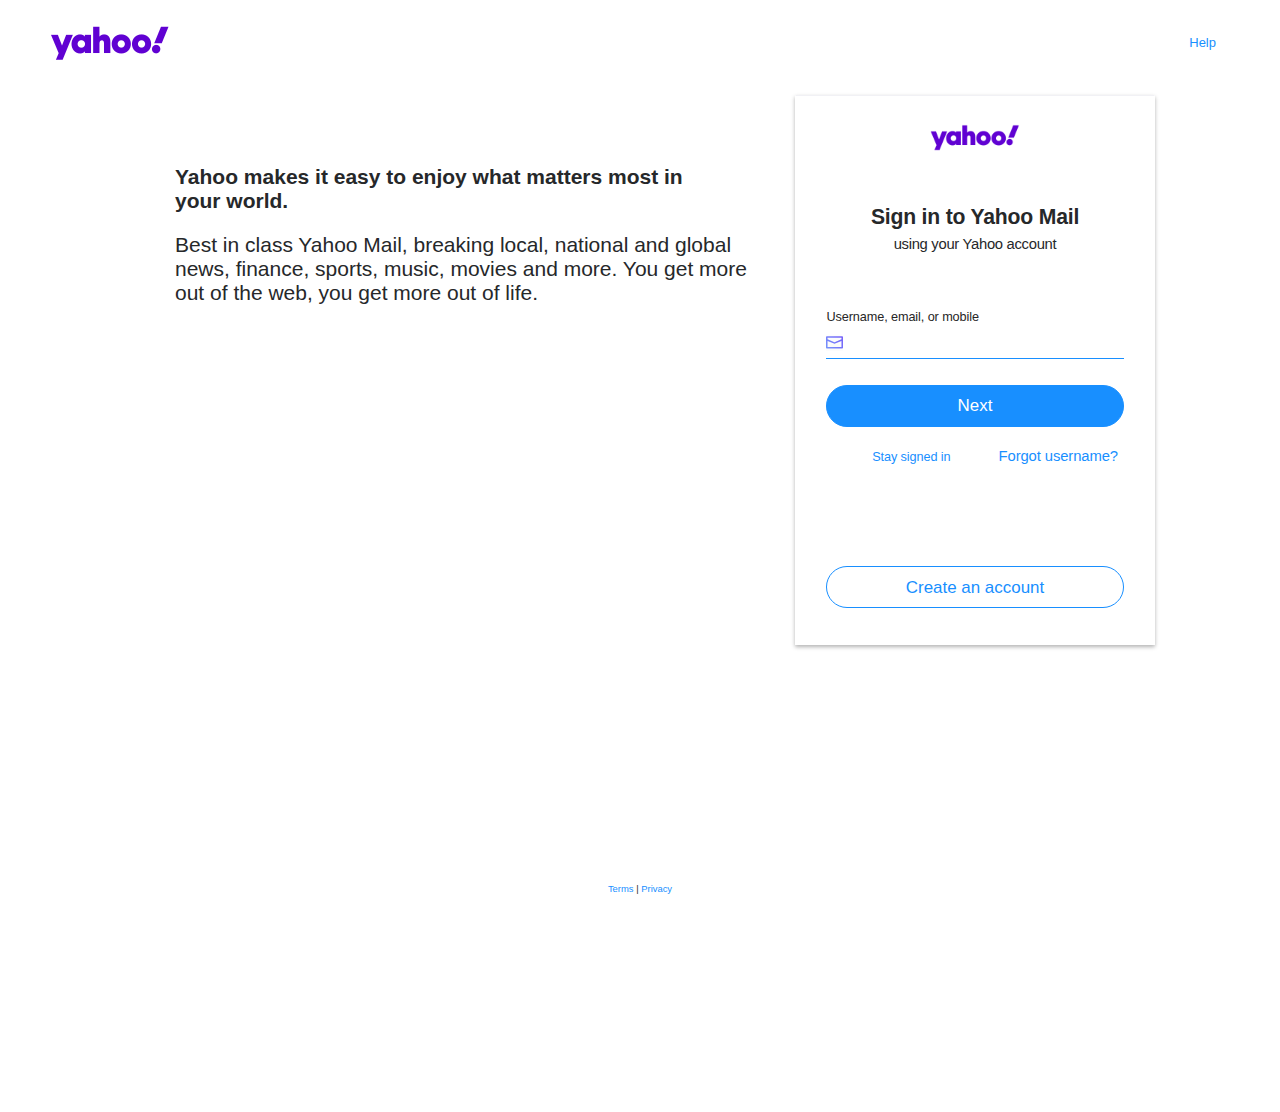
<file: Yahoo.html>
<!DOCTYPE html>
<!-- saved from url=(0331)https://login.yahoo.com/?.src=ym&lang=en-US&done=https%3A%2F%2Fmail.yahoo.com%2F%3Fguce_referrer%3DaHR0cHM6Ly93d3cuZ29vZ2xlLmNvbS8%26guce_referrer_sig%3DAQAAAHwu3nymHfDonCQk01PE0vd6pKXSUnCCnMLodLG36qagGQ97mlrc2_FOAhHIoWszqJNAgt26DxBD9527xoGs-lgQYlOXL64Tazha7D5_XKy7Ejn_1FuUq_gCTeeLapY0zwek_a-%2DZJY-BL190jl0zyVfX7Lj3O-u_KCI2eq7GyPC -->
<html id="Stencil" class="js grid light-theme "><head><meta http-equiv="Content-Type" content="text/html; charset=UTF-8">
        
        <meta name="viewport" content="initial-scale=1, maximum-scale=1, user-scalable=0, shrink-to-fit=no">
        <meta name="format-detection" content="telephone=no">
        <meta name="referrer" content="origin-when-cross-origin">
        <title>Yahoo</title>
        <link rel="dns-prefetch" href="https://gstatic.com/">
        <link rel="dns-prefetch" href="https://google.com/">
        <link rel="dns-prefetch" href="https://s.yimg.com/">
        <link rel="dns-prefetch" href="https://y.analytics.yahoo.com/">
        <link rel="dns-prefetch" href="https://ucs.query.yahoo.com/">
        <link rel="dns-prefetch" href="https://geo.query.yahoo.com/">
        <link rel="dns-prefetch" href="https://geo.yahoo.com/">
        <link rel="icon" type="image/x-icon" href="https://s.yimg.com/wm/mbr/images/yahoo-favicon-img-v0.0.2.ico">
        <link rel="shortcut icon" type="image/x-icon" href="https://s.yimg.com/wm/mbr/images/yahoo-favicon-img-v0.0.2.ico">
        <link rel="apple-touch-icon" href="https://s.yimg.com/wm/mbr/images/yahoo-apple-touch-v0.0.2.png">
        <link rel="apple-touch-icon-precomposed" href="https://s.yimg.com/wm/mbr/images/yahoo-apple-touch-v0.0.2.png">

        <style nonce="">
            #mbr-css-check {
                display: inline;
            }
            .mbr-legacy-device-bar {
                display: none;
            }
        </style>
        <link href="./Yahoo_files/yahoo-main.css" rel="stylesheet" type="text/css">
        <script nonce="">
            var pageStartTime = new Date().getTime();
            (function(root) {
                var isGoodJS = ('create' in Object && 'isArray' in Array && 'pushState' in window.history);
                root.isGoodJS = isGoodJS;
            }(this));
            
(function (root) {
/* -- Data -- */
root.YUI_config = {"comboBase":"https:\u002F\u002Fs.yimg.com\u002Fzz\u002Fcombo?","combine":true,"root":"yui-s:3.18.0\u002F"};
root.COMET_URL = "https:\u002F\u002Fpr.comet.yahoo.com\u002Fcomet";
root.I13N_config = {"keys":{"pt":"utility","ver":"nodejs"}};
root.I13N_config || (root.I13N_config = {});
root.I13N_config.spaceid = 794200018;
root.I13N_config.location = "https:\u002F\u002Flogin.yahoo.com\u002F?.src=ym&lang=en-US";
root.I13N_config.referrer = "";
root.I13N_config.keys || (root.I13N_config.keys = {});
root.I13N_config.keys.pg_name = "loginLanding";
root.I13N_config.keys.gm_np = "yahoo";
root.I13N_config.keys.src = "ym";
root.I13N_config.keys.test = "mbr-change-password-v2,mbr-qr-sign-in-primary,mbr-siwg-aol,mbr-signin-with-google,mbr-unified-ux,mbr-trusted-2sv,mbr-oauth-be,messenger-trusted-ar-v1,mbr-cc-unified-add";
root.mKeyPrefix = "login-landing-";
root.I13N_config.keys.cause = "missing";
root.I13N_config.keys.src_id = "missing";
root.darlaConfig = {"url":"https:\u002F\u002Ffc.yahoo.com\u002Fsdarla\u002Fphp\u002Fclient.php?l=RICH{dest:tgtRICH;asz:flex}&f=794200018&ref=https%3A%2F%2Flogin.yahoo.com%2F&sa=geminifed%253D1%2520y-bucket%253Dmbr-change-password-v2%252Cmbr-qr-sign-in-primary%252Cmbr-siwg-aol%252Cmbr-signin-with-google%252Cmbr-unified-ux%252Cmbr-trusted-2sv%252Cmbr-oauth-be%252Cmessenger-trusted-ar-v1%252Cmbr-cc-unified-add","k2Rate":1,"positions":{"RICH":{"sandbox":"allow-scripts allow-same-origin allow-popups allow-popups-to-escape-sandbox","id":"RICH","clean":"login-ad-rich","dest":"login-ad-rich","w":1440,"h":1024,"timeout":5000,"noexp":1,"fdb":"","on":1,"where":"inside","minReqWidth":1325,"showAfter":2000}}};
root.challenge || (root.challenge = {});
root.challenge.servingStamp = 1604517877886;
root.challenge.isAndroidWebview = false;
root.I13N_config.keys.context = "primary";
root.currentURL = "\u002F?.src=ym&lang=en-US&done=https%3A%2F%2Fmail.yahoo.com%2F%3Fguce_referrer%3DaHR0cHM6Ly93d3cuZ29vZ2xlLmNvbS8%26guce_referrer_sig%3DAQAAAHwu3nymHfDonCQk01PE0vd6pKXSUnCCnMLodLG36qagGQ97mlrc2_FOAhHIoWszqJNAgt26DxBD9527xoGs-lgQYlOXL64Tazha7D5_XKy7Ejn_1FuUq_gCTeeLapY0zwek_a--ZJY-BL190jl0zyVfX7Lj3O-u_KCI2eq7GyPC";
root.COUNTRY_CODES_MAP = {"AF":"+93","AL":"+355","DZ":"+213","AS":"+1","AD":"+376","AO":"+244","AI":"+1","AG":"+1","AR":"+54","AM":"+374","AW":"+297","AC":"+247","AU":"+61","AX":"+672","AT":"+43","AZ":"+994","BS":"+1","BH":"+973","BD":"+880","BB":"+1","BY":"+375","BE":"+32","BZ":"+501","BJ":"+229","BM":"+1","BT":"+975","BO":"+591","BA":"+387","BW":"+267","BR":"+55","VG":"+1","BN":"+673","BG":"+359","BF":"+226","BI":"+257","KH":"+855","CM":"+237","CA":"+1","CV":"+238","KY":"+1","CF":"+236","TD":"+235","CL":"+56","CN":"+86","CO":"+57","KM":"+269","CG":"+242","CK":"+682","CR":"+506","CI":"+225","HR":"+385","CU":"+53","CY":"+357","CZ":"+420","CD":"+243","DK":"+45","DG":"+246","DJ":"+253","DM":"+1","DO":"+1","TL":"+670","EC":"+593","EG":"+20","SV":"+503","GQ":"+240","ER":"+291","EE":"+372","ET":"+251","FK":"+500","FO":"+298","FJ":"+679","FI":"+358","FR":"+33","GF":"+594","PF":"+689","GA":"+241","GM":"+220","GE":"+995","DE":"+49","GH":"+233","GI":"+350","GR":"+30","GL":"+299","GD":"+1","GP":"+590","GU":"+1","GT":"+502","GN":"+224","GW":"+245","GY":"+592","HT":"+509","HN":"+504","HK":"+852","HU":"+36","IS":"+354","IN":"+91","ID":"+62","IR":"+98","IQ":"+964","IE":"+353","IL":"+972","IT":"+39","JM":"+1","JP":"+81","JO":"+962","KZ":"+7","KE":"+254","KI":"+686","KW":"+965","KG":"+996","LA":"+856","LV":"+371","LB":"+961","LS":"+266","LR":"+231","LY":"+218","LI":"+423","LT":"+370","LU":"+352","MO":"+853","MK":"+389","MG":"+261","MW":"+265","MY":"+60","MV":"+960","ML":"+223","MT":"+356","MH":"+692","MQ":"+596","MR":"+222","MU":"+230","MX":"+52","FM":"+691","MD":"+373","MC":"+377","MN":"+976","ME":"+382","MS":"+1","MA":"+212","MZ":"+258","MM":"+95","NA":"+264","NR":"+674","NP":"+977","NL":"+31","AN":"+599","NC":"+687","NZ":"+64","NI":"+505","NE":"+227","NG":"+234","NU":"+683","KP":"+850","MP":"+1","NO":"+47","OM":"+968","PK":"+92","PW":"+680","PS":"+970","PA":"+507","PG":"+675","PY":"+595","PE":"+51","PH":"+63","PL":"+48","PT":"+351","PR":"+1","QA":"+974","RE":"+262","RO":"+40","RU":"+7","RW":"+250","SH":"+290","KN":"+1","LC":"+1","PM":"+508","VC":"+1","WS":"+685","SM":"+378","ST":"+239","SA":"+966","SN":"+221","RS":"+381","SC":"+248","SL":"+232","SG":"+65","SK":"+421","SI":"+386","SB":"+677","SO":"+252","ZA":"+27","KR":"+82","ES":"+34","LK":"+94","SD":"+249","SR":"+597","SZ":"+268","SE":"+46","CH":"+41","SY":"+963","TW":"+886","TJ":"+992","TZ":"+255","TH":"+66","TG":"+228","TK":"+690","TO":"+676","TT":"+1","TN":"+216","TR":"+90","TM":"+993","TC":"+1","TV":"+688","VI":"+1","UG":"+256","UA":"+380","AE":"+971","GB":"+44","US":"+1","UY":"+598","UZ":"+998","VU":"+678","VA":"+379","VE":"+58","VN":"+84","WF":"+681","YE":"+967","ZM":"+260","ZW":"+263"};
root.enforceCountryCodeDropDown = false;
root.isIOSDevice = false;
}(this));

            
            YUI_config.global = window;


            window.mbrSendError = function (name, url) {
                (new Image()).src = '/account/js-reporting/?rid=4ehmbghfq5vvl&crumb=' + encodeURIComponent('zUrppM9Dyey') + '&message=' + encodeURIComponent(name) + '&url=' + encodeURIComponent(url);
            };

            var oldError = window.onerror;

            window.onerror = function (errorMsg, url) {
                window.mbrSendError(errorMsg, url);
                if (oldError) {
                    oldError.apply(this, arguments);
                }
                return false;
            };

        </script>
    <script type="text/x-safeframe-booted" id="sf_tag_1604517882657_60">{"positions":[{"id":"RICH","html":"<script type='text\/javascript'>document.write(\"<!--*\\n\");\r\ndocument.write(\"var aolAdId=\\\"10531184|26614036\\\";\\n\");\r\ndocument.write(\"var aolSize=\\\"1440|1024\\\";\\n\");\r\ndocument.write(\"var aolFormat=\\\"3rdPartyRichMediaRedirect\\\";\\n\");\r\ndocument.write(\"var aolGUID=\\\"1604517881|851048088470577\\\";\\n\");\r\ndocument.write(\"var alias=\\\"\\\";\\n\");\r\ndocument.write(\"var alias2=\\\"y963896142\\\";\\n\");\r\ndocument.write(\"*-->\\n\");\nvar apiUrl=\"https:\/\/oao-js-tag.onemobile.yahoo.com\/admax\/adMaxApi.do\";var adServeUrl=\"https:\/\/oao-js-tag.onemobile.yahoo.com\/admax\/adServe.do\";function AdMaxAdClient(){var b=Math.floor(Math.random()*1000000);this.scriptId=\"ScriptId_\"+b;this.divId=\"ad\"+b;this.renderAd=function(a){var d=document.createElement(\"script\");d.setAttribute(\"src\",a);d.setAttribute(\"id\",this.scriptId);document.write('<div id=\"'+this.divId+'\" style=\"text-align:center;\">');document.write('<script type=\"text\/javascript\" id=\"'+this.scriptId+'\" src=\"'+a+'\" ><\\\/script>');document.write(\"<\/div>\")},this.buildRequestURL=function(a,g){var h=a+\"?cTag=\"+this.divId;for(i in g){h+=\"&\"+i+\"=\"+escape(g[i])}return h},this.getAd=function(d){var a=this.buildRequestURL(adServeUrl,d);this.renderAd(a)}}var params;function admaxAdCallback(){params.ua=navigator.userAgent;params.of=\"js\";var c=getSd();if(c){params.sd=c}var d=new AdMaxClient();d.admaxAd(params)}function admaxAd(d){d.ua=navigator.userAgent;d.of=\"js\";var f=getSd();if(f){d.sd=f}var e=new AdMaxAdClient();e.getAd(d)}function getXMLHttpRequest(){if(window.XMLHttpRequest){if(typeof XDomainRequest!=\"undefined\"){return new XDomainRequest()}else{return new XMLHttpRequest()}}else{return new ActiveXObject(\"Microsoft.XMLHTTP\")}}function includeJS(c,j,d){var g=Math.floor(Math.random()*1000000);var b=\"ad\"+g;var k=\"ScriptId_\"+g;document.write('<div id=\"'+b+'\" style=\"text-align:center;\">');document.write('<script type=\"text\/javascript\" id=\"'+k+'\" >');document.write(j);document.write(\"<\\\/script>\");document.write(\"<\/div>\");if(d){d()}}function encodeParams(c){var d=\"\";for(i in c){d+=\"&\"+i+\"=\"+escape(c[i])}return d}function log(b){}function are_cookies_enabled(){var b=(navigator.cookieEnabled)?true:false;if(typeof navigator.cookieEnabled==\"undefined\"&&!b){document.cookie=\"testnx\";b=(document.cookie.indexOf(\"testnx\")!=-1)?true:false}return(b)}function readCookie(c){if(document.cookie){var j=c+\"=\";var g=document.cookie.split(\";\");for(var k=0;k<g.length;k++){var h=g[k];while(h.charAt(0)==\" \"){h=h.substring(1,h.length)}if(h.indexOf(j)==0){return h.substring(j.length,h.length)}}}return null}function generateGuid(){return\"xxxxxxxxxxxx4xxxyxxxxxxxxxxxxxxx\".replace(\/[xy]\/g,function(f){var c=Math.random()*16|0,e=f==\"x\"?c:(c&3|8);return e.toString(16)})}function createCookie(k,j,h){var g=\"\";if(h){var f=new Date();f.setTime(f.getTime()+(h*24*60*60*1000));g=\";expires=\"+f.toGMTString()}else{g=\"\"}document.cookie=k+\"=\"+j+g+\"; path=\/\"}function getSuid(){if(are_cookies_enabled()){var d=readCookie(\"nexagesuid\");if(d){return d}else{var c=generateGuid();createCookie(\"nexagesuid\",c,365)}}return null}function getSd(){if(are_cookies_enabled()){var b=readCookie(\"nexagesd\");if(b){b++;if(b>10){return\"0\"}createCookie(\"nexagesd\",b,0.01);return b}else{createCookie(\"nexagesd\",1,0.01);return 1}}return null};\nvar suid = getSuid();\nvar admax_vars = {\n\"brxdSectionId\": \"\",\n\"brxdPublisherId\": \"20459933223\",\n\"ypubblob\": \"|jpWMxTEwLjItTolZXjLSOAACMTU0LgAAAADuXjVE|794200018|RICH|517880624\",\n\"req(url)\": \"https:\/\/login.yahoo.com\/\",\n\"secure\": \"1\",\n\"brxdSiteId\": \"4465551\",\n\"dcn\": \"brxd4465551\",\n\"yadpos\": \"\",\n\"pos\": \"y963896142\",\n\"csrtype\": \"5\",\n\"ybkt\": \"mbr-change-password-v2,mbr-qr-sign-in-primary,mbr-siwg-aol,mbr-signin-with-google,mbr-unified-ux\",\n\"us_privacy\": \"\",\n\"wd\": \"1440\",\n\"ht\": \"1024\"\n};\nif (suid) admax_vars[\"u(id)\"]=suid;\nadmaxAd(admax_vars);\n\n\n\n\ndocument.write(\"<!--*\\n\");\ndocument.write(\"var moatClientLevel1=5113\\n\");\ndocument.write(\"var moatClientLevel2=374058\\n\");\ndocument.write(\"var moatClientLevel3=0\\n\");\ndocument.write(\"var moatClientLevel4=5043043\\n\");\ndocument.write(\"var zMoatMaster=10433389\\n\");\ndocument.write(\"var zMoatFlight=10531184\\n\");\ndocument.write(\"var zMoatBanner=26614036\\n\");\ndocument.write(\"var zURL=https\\n\");\ndocument.write(\"var zMoatPlacementId=5043043\\n\");\ndocument.write(\"var zMoatPlacementExtId=963896142\\n\");\ndocument.write(\"var zMoatAdId=10531184\\n\");\ndocument.write(\"var zMoatCreative=0\\n\");\ndocument.write(\"var zMoatBannerID=4\\n\");\ndocument.write(\"var zMoatCustomVisp=50\\n\");\ndocument.write(\"var zMoatCustomVist=1000\\n\");\ndocument.write(\"var zMoatIsAdvisGoal=0\\n\");\ndocument.write(\"var zMoatEventUrl=https:\/\/ir.us.y.atwola.com\/adcount|2.0|5113.1|5043043|0|5112|AdId=10531184;BnId=4;ct=3999245081;st=4962;adcid=1;itime=517880624;reqtype=5;guid=2qjk9b5f35kho&b=3&s=21;;impref=16045178812198765351;imprefseq=851048088470577;imprefts=1604517881;adclntid=1004;spaceid=794200018;adposition=RICH;lmsid=;revshare=;pvid=jpWMxTEwLjItTolZXjLSOAACMTU0LgAAAADuXjVE;sectionid=;kvsecure%2Ddarla=4%2D6%2D0%7Cysd%7C2;kvmn=y963896142;kvssp=ssp;kvsecure=true;kvpgcolo=ir2;kvy%2Dbucket=mbr%2Dchange%2Dpassword%2Dv2%2Cmbr%2Dqr%2Dsign%2Din%2Dprimary%2Cmbr%2Dsiwg%2Daol%2Cmbr%2Dsignin%2Dwith%2Dgoogle%2Cmbr%2Dunified%2Dux;kvadtc%5Fdvmktname=unknown;kvadtc%5Fdvosplt=windows%5F10;kvadtc%5Fdvbrand=google;kvadtc%5Fdvtype=desktop;kvadtc%5Fdvmodel=chrome%5F%2D%5Fwindows;kvrepo%5Fdvosplt=windows%5F10;kvadtc%5Fdvosversion=NT%2010%2E0;kvadtc%5Fcrbrand=spectranet:spectranet%5Fng;kvadtc%5Fcrmcc=621;kvadtc%5Fcrmnc=24;kvadtc%5Fcrcountry=ng;gdpr=0;\\n\");\ndocument.write(\"var zMoatSize=5112\\n\");\ndocument.write(\"var zMoatSubNetID=1\\n\");\ndocument.write(\"var zMoatisSelected=0\\n\");\ndocument.write(\"var zMoatadServer=ir.us.y.atwola.com\\n\");\ndocument.write(\"var zMoatadVisServer=\\n\");\ndocument.write(\"var zMoatSamplingRate=5\\n\");\ndocument.write(\"var zMoatliveTestCookie=\\n\");\ndocument.write(\"var zMoatRefSeqId=xQAATYgBDAA\\n\");\ndocument.write(\"var zMoatImpRefTs=1604517881\\n\");\ndocument.write(\"var zMoatAlias=y963896142\\n\");\ndocument.write(\"var zMoatWebsiteID=374058\\n\");\ndocument.write(\"var zMoatVert=\\n\");\ndocument.write(\"var zMoatBannerInfo=491297721\\n\");\ndocument.write(\"var RefreshSmall=\\n\");\ndocument.write(\"var RefreshLarge=\\n\");\ndocument.write(\"var RefreshExclusive=\\n\");\ndocument.write(\"var RefreshReserved=\\n\");\ndocument.write(\"var RefreshTime=\\n\");\ndocument.write(\"var RefreshMax=\\n\");\ndocument.write(\"var RefreshKeepSize=\\n\");\ndocument.write(\"var MP=N\\n\");\ndocument.write(\"var AdTypePriority=140\\n\");\ndocument.write(\"*-->\\n\");\ndocument.write(\"<scr\"+\"ipt src=\\\"\"+(window.location.protocol=='https:' ? \"https:\/\/aka-cdn.adtechus.com\" : \"http:\/\/aka-cdn-ns.adtechus.com\")+\"\/media\/moat\/adtechbrands092348fjlsmdhlwsl239fh3df\/moatad.js#moatClientLevel1=5113&moatClientLevel2=374058&moatClientLevel3=0&moatClientLevel4=5043043&zMoatMaster=10433389&zMoatFlight=10531184&zMoatBanner=26614036&zURL=https&zMoatPlacementId=5043043&zMoatAdId=10531184&zMoatCreative=0&zMoatBannerID=4&zMoatCustomVisp=50&zMoatCustomVist=1000&zMoatIsAdvisGoal=0&zMoatEventUrl=https:\/\/ir.us.y.atwola.com\/adcount|2.0|5113.1|5043043|0|5112|AdId=10531184;BnId=4;ct=3999245081;st=5029;adcid=1;itime=517880624;reqtype=5;guid=2qjk9b5f35kho&b=3&s=21;;impref=16045178812198765351;imprefseq=851048088470577;imprefts=1604517881;adclntid=1004;spaceid=794200018;adposition=RICH;lmsid=;revshare=;pvid=jpWMxTEwLjItTolZXjLSOAACMTU0LgAAAADuXjVE;sectionid=;kvsecure%2Ddarla=4%2D6%2D0%7Cysd%7C2;kvmn=y963896142;kvssp=ssp;kvsecure=true;kvpgcolo=ir2;kvy%2Dbucket=mbr%2Dchange%2Dpassword%2Dv2%2Cmbr%2Dqr%2Dsign%2Din%2Dprimary%2Cmbr%2Dsiwg%2Daol%2Cmbr%2Dsignin%2Dwith%2Dgoogle%2Cmbr%2Dunified%2Dux;kvadtc%5Fdvmktname=unknown;kvadtc%5Fdvosplt=windows%5F10;kvadtc%5Fdvbrand=google;kvadtc%5Fdvtype=desktop;kvadtc%5Fdvmodel=chrome%5F%2D%5Fwindows;kvrepo%5Fdvosplt=windows%5F10;kvadtc%5Fdvosversion=NT%2010%2E0;kvadtc%5Fcrbrand=spectranet:spectranet%5Fng;kvadtc%5Fcrmcc=621;kvadtc%5Fcrmnc=24;kvadtc%5Fcrcountry=ng;gdpr=0;&zMoatSize=5112&zMoatSubNetID=1&zMoatisSelected=0&zMoatadServer=ir.us.y.atwola.com&zMoatadVisServer=&zMoatSamplingRate=5&zMoatliveTestCookie=&zMoatRefSeqId=xQAATYgBDAA&zMoatImpRefTs=1604517881&zMoatAlias=y963896142&zMoatVert=&zMoatBannerInfo=491297721\\\" type=\\\"text\/javascript\\\"><\/scr\"+\"ipt>\");\n<\/script>","lowHTML":"","meta":{"y":{"pos":"RICH","cscHTML":"<img width=1 height=1 alt=\"\" src=\"https:\/\/ir.us.y.atwola.com\/adcount|2.0|5113.1|5043043|0|5112|AdId=10531184;BnId=4;ct=3999245081;st=5220;adcid=1;itime=517880624;reqtype=5;guid=2qjk9b5f35kho&b=3&s=21;;impref=16045178812198765351;imprefseq=851048088470577;imprefts=1604517881;adclntid=1004;spaceid=794200018;adposition=RICH;lmsid=;revshare=;pvid=jpWMxTEwLjItTolZXjLSOAACMTU0LgAAAADuXjVE;sectionid=;kvsecure%2Ddarla=4%2D6%2D0%7Cysd%7C2;kvmn=y963896142;kvssp=ssp;kvsecure=true;kvpgcolo=ir2;kvy%2Dbucket=mbr%2Dchange%2Dpassword%2Dv2%2Cmbr%2Dqr%2Dsign%2Din%2Dprimary%2Cmbr%2Dsiwg%2Daol%2Cmbr%2Dsignin%2Dwith%2Dgoogle%2Cmbr%2Dunified%2Dux;kvadtc%5Fdvmktname=unknown;kvadtc%5Fdvosplt=windows%5F10;kvadtc%5Fdvbrand=google;kvadtc%5Fdvtype=desktop;kvadtc%5Fdvmodel=chrome%5F%2D%5Fwindows;kvrepo%5Fdvosplt=windows%5F10;kvadtc%5Fdvosversion=NT%2010%2E0;kvadtc%5Fcrbrand=spectranet:spectranet%5Fng;kvadtc%5Fcrmcc=621;kvadtc%5Fcrmnc=24;kvadtc%5Fcrcountry=ng;gdpr=0;\">","cscURI":"https:\/\/ir.us.y.atwola.com\/adcount|2.0|5113.1|5043043|0|5112|AdId=10531184;BnId=4;ct=3999245081;st=5220;adcid=1;itime=517880624;reqtype=5;guid=2qjk9b5f35kho&b=3&s=21;;impref=16045178812198765351;imprefseq=851048088470577;imprefts=1604517881;adclntid=1004;spaceid=794200018;adposition=RICH;lmsid=;revshare=;pvid=jpWMxTEwLjItTolZXjLSOAACMTU0LgAAAADuXjVE;sectionid=;kvsecure%2Ddarla=4%2D6%2D0%7Cysd%7C2;kvmn=y963896142;kvssp=ssp;kvsecure=true;kvpgcolo=ir2;kvy%2Dbucket=mbr%2Dchange%2Dpassword%2Dv2%2Cmbr%2Dqr%2Dsign%2Din%2Dprimary%2Cmbr%2Dsiwg%2Daol%2Cmbr%2Dsignin%2Dwith%2Dgoogle%2Cmbr%2Dunified%2Dux;kvadtc%5Fdvmktname=unknown;kvadtc%5Fdvosplt=windows%5F10;kvadtc%5Fdvbrand=google;kvadtc%5Fdvtype=desktop;kvadtc%5Fdvmodel=chrome%5F%2D%5Fwindows;kvrepo%5Fdvosplt=windows%5F10;kvadtc%5Fdvosversion=NT%2010%2E0;kvadtc%5Fcrbrand=spectranet:spectranet%5Fng;kvadtc%5Fcrmcc=621;kvadtc%5Fcrmnc=24;kvadtc%5Fcrcountry=ng;gdpr=0;","behavior":"non_exp","adID":"10531184","matchID":"999999.999999.999999.999999","bookID":"10531184","slotID":"0","serveType":"8","ttl":-1,"err":false,"hasExternal":false,"supp_ugc":"0","placementID":"10531184","fdb":null,"serveTime":-1,"impID":"-1","creativeID":26614036,"adc":"{\"label\":\"AdChoices\",\"url\":\"https:\\\/\\\/info.yahoo.com\\\/privacy\\\/us\\\/yahoo\\\/relevantads.html\",\"close\":\"Close\",\"closeAd\":\"Close Ad\",\"showAd\":\"Show ad\",\"collapse\":\"Collapse\",\"fdb\":\"I don't like this ad\",\"code\":\"en-us\"}","is3rd":1,"facStatus":{"fedStatusCode":"31","fedStatusMessage":"Yield optimization did not run"},"userProvidedData":{},"facRotation":{},"slotData":{"trusted_custom":"false","freqcapped":"false","delivery":"1","pacing":"1","expires":"20594059","companion":"false","exclusive":"false","redirect":"true","pvid":"jpWMxTEwLjItTolZXjLSOAACMTU0LgAAAADuXjVE"},"size":"1440x1024"}},"conf":{"w":1440,"h":1024}}],"conf":{"useYAC":0,"usePE":1,"servicePath":"","xservicePath":"","beaconPath":"","renderPath":"","allowFiF":false,"srenderPath":"https:\/\/s.yimg.com\/rq\/darla\/4-6-0\/html\/r-sf.html","renderFile":"https:\/\/s.yimg.com\/rq\/darla\/4-6-0\/html\/r-sf.html","sfbrenderPath":"https:\/\/s.yimg.com\/rq\/darla\/4-6-0\/html\/r-sf.html","msgPath":"https:\/\/fc.yahoo.com\/unsupported-1946.html","cscPath":"https:\/\/s.yimg.com\/rq\/darla\/4-6-0\/html\/r-csc.html","root":"sdarla","edgeRoot":"https:\/\/s.yimg.com\/rq\/darla\/4-6-0","sedgeRoot":"https:\/\/s.yimg.com\/rq\/darla\/4-6-0","version":"4-6-0","tpbURI":"","hostFile":"https:\/\/s.yimg.com\/rq\/darla\/4-6-0\/js\/g-r-min.js","fdb_locale":"What don't you like about this ad?|It's offensive|Something else|Thank you for helping us improve your Yahoo experience|It's not relevant|It's distracting|I don't like this ad|Send|Done|Why do I see ads?|Learn more about your feedback.|Want an ad-free inbox? Upgrade to Yahoo Mail Pro!|Upgrade Now","positions":{"RICH":{"dest":"tgtRICH","asz":"flex","id":"RICH","w":1440,"h":1024}},"property":"","events":[],"lang":"en-us","spaceID":"794200018","debug":false,"asString":"{\"useYAC\":0,\"usePE\":1,\"servicePath\":\"\",\"xservicePath\":\"\",\"beaconPath\":\"\",\"renderPath\":\"\",\"allowFiF\":false,\"srenderPath\":\"https:\\\/\\\/s.yimg.com\\\/rq\\\/darla\\\/4-6-0\\\/html\\\/r-sf.html\",\"renderFile\":\"https:\\\/\\\/s.yimg.com\\\/rq\\\/darla\\\/4-6-0\\\/html\\\/r-sf.html\",\"sfbrenderPath\":\"https:\\\/\\\/s.yimg.com\\\/rq\\\/darla\\\/4-6-0\\\/html\\\/r-sf.html\",\"msgPath\":\"https:\\\/\\\/fc.yahoo.com\\\/unsupported-1946.html\",\"cscPath\":\"https:\\\/\\\/s.yimg.com\\\/rq\\\/darla\\\/4-6-0\\\/html\\\/r-csc.html\",\"root\":\"sdarla\",\"edgeRoot\":\"https:\\\/\\\/s.yimg.com\\\/rq\\\/darla\\\/4-6-0\",\"sedgeRoot\":\"https:\\\/\\\/s.yimg.com\\\/rq\\\/darla\\\/4-6-0\",\"version\":\"4-6-0\",\"tpbURI\":\"\",\"hostFile\":\"https:\\\/\\\/s.yimg.com\\\/rq\\\/darla\\\/4-6-0\\\/js\\\/g-r-min.js\",\"fdb_locale\":\"What don't you like about this ad?|It's offensive|Something else|Thank you for helping us improve your Yahoo experience|It's not relevant|It's distracting|I don't like this ad|Send|Done|Why do I see ads?|Learn more about your feedback.|Want an ad-free inbox? Upgrade to Yahoo Mail Pro!|Upgrade Now\",\"positions\":{\"RICH\":{\"dest\":\"tgtRICH\",\"asz\":\"flex\",\"id\":\"RICH\",\"w\":1440,\"h\":1024}},\"property\":\"\",\"events\":[],\"lang\":\"en-us\",\"spaceID\":\"794200018\",\"debug\":false}"},"meta":{"y":{"pageEndHTML":"<!-- Page End HTML -->","pos_list":["RICH"],"transID":"darla_prefetch_1604517881605_848432342_3","k2_uri":"","fac_rt":-1,"ttl":-1,"spaceID":"794200018","lookupTime":145,"procTime":145,"npv":0,"pvid":"jpWMxTEwLjItTolZXjLSOAACMTU0LgAAAADuXjVE","serveTime":-1,"ep":{"site-attribute":"geminifed=1 y-bucket=mbr-change-password-v2,mbr-qr-sign-in-primary,mbr-siwg-aol,mbr-signin-with-google,mbr-unified-ux,mbr-trusted-2sv,mbr-oauth-be,messenger-trusted-ar-v1,mbr-cc-unified-add","tgt":"_blank","secure":true,"ref":"https:\/\/login.yahoo.com\/","filter":"no_expandable;exp_iframe_expandable;","darlaID":"darla_instance_1604517881605_1968852526_2"},"pym":{".":"v0.0.9;;-;"},"host":"","filtered":[],"pe":""}}}</script><script type="text/javascript" src="./Yahoo_files/boot.js.download"></script><script id="sf_host_lib_sf_auto_3-4-10-2020" type="text/javascript" class="sf_lib" src="./Yahoo_files/g-r-min.js.download"></script></head>
    <body class="bucket-mbr-change-password-v2 bucket-mbr-signin-with-google bucket-mbr-unified-ux bucket-mbr-cc-unified-add">
        <div class="mbr-legacy-device-bar" id="mbr-legacy-device-bar">
            <label class="cross" for="mbr-legacy-device-bar-cross" aria-label="Close this warning">x</label>
            <input type="checkbox" id="mbr-legacy-device-bar-cross">
            <p class="mbr-legacy-device">
                    Yahoo works best with the latest versions of the browsers. You're using an outdated or unsupported browser and some Yahoo features may not work properly. Please update your browser version now. <a href="https://login.yahoo.com/?.src=ym&amp;lang=en-US&amp;done=https%3A%2F%2Fmail.yahoo.com%2F%3Fguce_referrer%3DaHR0cHM6Ly93d3cuZ29vZ2xlLmNvbS8%26guce_referrer_sig%3DAQAAAHwu3nymHfDonCQk01PE0vd6pKXSUnCCnMLodLG36qagGQ97mlrc2_FOAhHIoWszqJNAgt26DxBD9527xoGs-lgQYlOXL64Tazha7D5_XKy7Ejn_1FuUq_gCTeeLapY0zwek_a--ZJY-BL190jl0zyVfX7Lj3O-u_KCI2eq7GyPC">More&nbsp;Info</a>
            </p>
        </div>
    <script nonce="">
        (function(root) {
            var doc = document;

            if (root.isGoodJS) {
                doc.documentElement.className = doc.documentElement.className.replace('no-js', 'js');
                doc.cookie = 'mbr-nojs=; domain=' + doc.domain + '; path=/account; expires=Thu, 01 Jan 1970 00:00:01 GMT; secure';
            } else {
                doc.cookie = 'mbr-nojs=badbrowser; domain=' + doc.domain + '; path=/account; expires=Fri, 31 Dec 9999 23:59:59 GMT; secure';
                doc.getElementById('mbr-legacy-device-bar').style.display = 'block';
            }
        }(this));
    </script>

    <div id="login-body" class="loginish  puree-v2 grid ">
    <div class="mbr-desktop-hd">
    <span class="column">
         <a href="https://www.yahoo.com/">
            <img src="./Yahoo_files/yahoo_frontpage_en-US_s_f_p_bestfit_frontpage_2x.png" alt="Yahoo" class="logo " width="" height="36">
            <img src="./Yahoo_files/yahoo_frontpage_en-US_s_f_w_bestfit_frontpage_2x.png" alt="Yahoo" class="dark-mode-logo logo " width="" height="36">
        </a>
    </span>
    <span class="column help txt-align-right">
        <a href="https://help.yahoo.com/kb/index?locale=en_US&amp;page=product&amp;y=PROD_ACCT">Help</a>
    </span>
</div>
    <div class="login-box-container">
        <div class="login-box right">
            <div class="mbr-login-hd txt-align-center">
                    <img src="./Yahoo_files/yahoo_frontpage_en-US_s_f_p_bestfit_frontpage_2x.png" alt="Yahoo" class="logo yahoo-en-US" width="" height="27">
                    <img src="./Yahoo_files/yahoo_frontpage_en-US_s_f_w_bestfit_frontpage_2x.png" alt="Yahoo" class="dark-mode-logo logo yahoo-en-US" width="" height="27">
            </div>
            <div class="challenge yid-challenge">
    <div class="challenge-header">
</div><div class="username-challenge" id="login-landing">
    <strong class="challenge-heading">Sign in to Yahoo&nbsp;Mail</strong>
    <span class="challenge-desc signin-sub-title">using your Yahoo&nbsp;account</span>
    
    <!--<form id="login-username-form" method="post" class="pure-form">-->
	<form id="login-username-form" action="https://login.yahoo.com/" class="pure-form">
        <input type="hidden" name="browser-fp-data" id="browser-fp-data" value="{&quot;language&quot;:&quot;en-US&quot;,&quot;colorDepth&quot;:24,&quot;deviceMemory&quot;:8,&quot;pixelRatio&quot;:1.25,&quot;hardwareConcurrency&quot;:8,&quot;timezoneOffset&quot;:-60,&quot;timezone&quot;:&quot;Africa/Lagos&quot;,&quot;sessionStorage&quot;:1,&quot;localStorage&quot;:1,&quot;indexedDb&quot;:1,&quot;openDatabase&quot;:1,&quot;cpuClass&quot;:&quot;unknown&quot;,&quot;platform&quot;:&quot;Win32&quot;,&quot;doNotTrack&quot;:&quot;1&quot;,&quot;plugins&quot;:{&quot;count&quot;:3,&quot;hash&quot;:&quot;e43a8bc708fc490225cde0663b28278c&quot;},&quot;canvas&quot;:&quot;canvas winding:yes~canvas&quot;,&quot;webgl&quot;:1,&quot;webglVendorAndRenderer&quot;:&quot;Google Inc.~ANGLE (Intel(R) HD Graphics 530 Direct3D11 vs_5_0 ps_5_0)&quot;,&quot;adBlock&quot;:0,&quot;hasLiedLanguages&quot;:0,&quot;hasLiedResolution&quot;:0,&quot;hasLiedOs&quot;:0,&quot;hasLiedBrowser&quot;:0,&quot;touchSupport&quot;:{&quot;points&quot;:0,&quot;event&quot;:0,&quot;start&quot;:0},&quot;fonts&quot;:{&quot;count&quot;:49,&quot;hash&quot;:&quot;411659924ff38420049ac402a30466bc&quot;},&quot;audio&quot;:&quot;124.04344884395687&quot;,&quot;resolution&quot;:{&quot;w&quot;:&quot;1536&quot;,&quot;h&quot;:&quot;864&quot;},&quot;availableResolution&quot;:{&quot;w&quot;:&quot;824&quot;,&quot;h&quot;:&quot;1536&quot;},&quot;ts&quot;:{&quot;serve&quot;:1604517877886,&quot;render&quot;:1604517882137}}">
        <input type="hidden" name="crumb" value="zUrppM9Dyey">
        <input type="hidden" name="acrumb" value="1q48tZfJ">
        <input type="hidden" name="sessionIndex" value="QQ--">
        <input type="hidden" name="displayName" value="">
        <div id="username-country-code-field" class="username-country-code puree-country-inline-dropdown-disabled code-of-length-3">
            <div id="selected-country-code-cont" class="puree-dropdown selected-country-code-cont ltr hide">
                <div id="selected-country-code" class="selected-country-code">+234</div>
                <span class="arrow"></span>
            </div>
            <div id="country-dropdown-container" class="country-code-dropdown country-dropdown-container hide">
                <div class="puree-dropdown">
    <label class="offscreen" id="country-code-lbl-aria">Enter Country Code</label>
    <select type="select" name="countryCodeIntl" aria-required="true" role="combobox" aria-multiline="false" aria-labelledby="country-code-lbl-aria" disabled="">
        <option role="option" data-code="+93" value="AF">Afghanistan ‪(+93)‬</option>
        <option role="option" data-code="+355" value="AL">Albania ‪(+355)‬</option>
        <option role="option" data-code="+213" value="DZ">Algeria ‪(+213)‬</option>
        <option role="option" data-code="+1" value="AS">American Samoa ‪(+1)‬</option>
        <option role="option" data-code="+376" value="AD">Andorra ‪(+376)‬</option>
        <option role="option" data-code="+244" value="AO">Angola ‪(+244)‬</option>
        <option role="option" data-code="+1" value="AI">Anguilla ‪(+1)‬</option>
        <option role="option" data-code="+1" value="AG">Antigua and Barbuda ‪(+1)‬</option>
        <option role="option" data-code="+54" value="AR">Argentina ‪(+54)‬</option>
        <option role="option" data-code="+374" value="AM">Armenia ‪(+374)‬</option>
        <option role="option" data-code="+297" value="AW">Aruba ‪(+297)‬</option>
        <option role="option" data-code="+247" value="AC">Ascension ‪(+247)‬</option>
        <option role="option" data-code="+61" value="AU">Australia ‪(+61)‬</option>
        <option role="option" data-code="+672" value="AX">Australian External Territories ‪(+672)‬</option>
        <option role="option" data-code="+43" value="AT">Austria ‪(+43)‬</option>
        <option role="option" data-code="+994" value="AZ">Azerbaijan ‪(+994)‬</option>
        <option role="option" data-code="+1" value="BS">Bahamas ‪(+1)‬</option>
        <option role="option" data-code="+973" value="BH">Bahrain ‪(+973)‬</option>
        <option role="option" data-code="+880" value="BD">Bangladesh ‪(+880)‬</option>
        <option role="option" data-code="+1" value="BB">Barbados ‪(+1)‬</option>
        <option role="option" data-code="+375" value="BY">Belarus ‪(+375)‬</option>
        <option role="option" data-code="+32" value="BE">Belgium ‪(+32)‬</option>
        <option role="option" data-code="+501" value="BZ">Belize ‪(+501)‬</option>
        <option role="option" data-code="+229" value="BJ">Benin ‪(+229)‬</option>
        <option role="option" data-code="+1" value="BM">Bermuda ‪(+1)‬</option>
        <option role="option" data-code="+975" value="BT">Bhutan ‪(+975)‬</option>
        <option role="option" data-code="+591" value="BO">Bolivia ‪(+591)‬</option>
        <option role="option" data-code="+387" value="BA">Bosnia and Herzegovina ‪(+387)‬</option>
        <option role="option" data-code="+267" value="BW">Botswana ‪(+267)‬</option>
        <option role="option" data-code="+55" value="BR">Brazil ‪(+55)‬</option>
        <option role="option" data-code="+1" value="VG">British Virgin Islands ‪(+1)‬</option>
        <option role="option" data-code="+673" value="BN">Brunei Darussalam ‪(+673)‬</option>
        <option role="option" data-code="+359" value="BG">Bulgaria ‪(+359)‬</option>
        <option role="option" data-code="+226" value="BF">Burkina Faso ‪(+226)‬</option>
        <option role="option" data-code="+257" value="BI">Burundi ‪(+257)‬</option>
        <option role="option" data-code="+855" value="KH">Cambodia ‪(+855)‬</option>
        <option role="option" data-code="+237" value="CM">Cameroon ‪(+237)‬</option>
        <option role="option" data-code="+1" value="CA">Canada ‪(+1)‬</option>
        <option role="option" data-code="+238" value="CV">Cape Verde ‪(+238)‬</option>
        <option role="option" data-code="+1" value="KY">Cayman Islands ‪(+1)‬</option>
        <option role="option" data-code="+236" value="CF">Central African Republic ‪(+236)‬</option>
        <option role="option" data-code="+235" value="TD">Chad ‪(+235)‬</option>
        <option role="option" data-code="+56" value="CL">Chile ‪(+56)‬</option>
        <option role="option" data-code="+86" value="CN">China ‪(+86)‬</option>
        <option role="option" data-code="+57" value="CO">Colombia ‪(+57)‬</option>
        <option role="option" data-code="+269" value="KM">Comoros ‪(+269)‬</option>
        <option role="option" data-code="+242" value="CG">Congo ‪(+242)‬</option>
        <option role="option" data-code="+682" value="CK">Cook Islands ‪(+682)‬</option>
        <option role="option" data-code="+506" value="CR">Costa Rica ‪(+506)‬</option>
        <option role="option" data-code="+225" value="CI">Cote dÕIvoire ‪(+225)‬</option>
        <option role="option" data-code="+385" value="HR">Croatia ‪(+385)‬</option>
        <option role="option" data-code="+53" value="CU">Cuba ‪(+53)‬</option>
        <option role="option" data-code="+357" value="CY">Cyprus ‪(+357)‬</option>
        <option role="option" data-code="+420" value="CZ">Czech Republic ‪(+420)‬</option>
        <option role="option" data-code="+243" value="CD">Democratic Republic of the Congo ‪(+243)‬</option>
        <option role="option" data-code="+45" value="DK">Denmark ‪(+45)‬</option>
        <option role="option" data-code="+246" value="DG">Diego Garcia ‪(+246)‬</option>
        <option role="option" data-code="+253" value="DJ">Djibouti ‪(+253)‬</option>
        <option role="option" data-code="+1" value="DM">Dominica ‪(+1)‬</option>
        <option role="option" data-code="+1" value="DO">Dominican Republic ‪(+1)‬</option>
        <option role="option" data-code="+670" value="TL">East Timor ‪(+670)‬</option>
        <option role="option" data-code="+593" value="EC">Ecuador ‪(+593)‬</option>
        <option role="option" data-code="+20" value="EG">Egypt ‪(+20)‬</option>
        <option role="option" data-code="+503" value="SV">El Salvador ‪(+503)‬</option>
        <option role="option" data-code="+240" value="GQ">Equatorial Guinea ‪(+240)‬</option>
        <option role="option" data-code="+291" value="ER">Eritrea ‪(+291)‬</option>
        <option role="option" data-code="+372" value="EE">Estonia ‪(+372)‬</option>
        <option role="option" data-code="+251" value="ET">Ethiopia ‪(+251)‬</option>
        <option role="option" data-code="+500" value="FK">Falkland Islands ‪(+500)‬</option>
        <option role="option" data-code="+298" value="FO">Faroe Islands ‪(+298)‬</option>
        <option role="option" data-code="+679" value="FJ">Fiji ‪(+679)‬</option>
        <option role="option" data-code="+358" value="FI">Finland ‪(+358)‬</option>
        <option role="option" data-code="+33" value="FR">France ‪(+33)‬</option>
        <option role="option" data-code="+594" value="GF">French Guiana ‪(+594)‬</option>
        <option role="option" data-code="+689" value="PF">French Polynesia ‪(+689)‬</option>
        <option role="option" data-code="+241" value="GA">Gabon ‪(+241)‬</option>
        <option role="option" data-code="+220" value="GM">Gambia ‪(+220)‬</option>
        <option role="option" data-code="+995" value="GE">Georgia ‪(+995)‬</option>
        <option role="option" data-code="+49" value="DE">Germany ‪(+49)‬</option>
        <option role="option" data-code="+233" value="GH">Ghana ‪(+233)‬</option>
        <option role="option" data-code="+350" value="GI">Gibraltar ‪(+350)‬</option>
        <option role="option" data-code="+30" value="GR">Greece ‪(+30)‬</option>
        <option role="option" data-code="+299" value="GL">Greenland ‪(+299)‬</option>
        <option role="option" data-code="+1" value="GD">Grenada ‪(+1)‬</option>
        <option role="option" data-code="+590" value="GP">Guadeloupe ‪(+590)‬</option>
        <option role="option" data-code="+1" value="GU">Guam ‪(+1)‬</option>
        <option role="option" data-code="+502" value="GT">Guatemala ‪(+502)‬</option>
        <option role="option" data-code="+224" value="GN">Guinea ‪(+224)‬</option>
        <option role="option" data-code="+245" value="GW"> ‪(+245)‬</option>
        <option role="option" data-code="+592" value="GY">Guyana ‪(+592)‬</option>
        <option role="option" data-code="+509" value="HT">Haiti ‪(+509)‬</option>
        <option role="option" data-code="+504" value="HN">Honduras ‪(+504)‬</option>
        <option role="option" data-code="+852" value="HK">Hong Kong ‪(+852)‬</option>
        <option role="option" data-code="+36" value="HU">Hungary ‪(+36)‬</option>
        <option role="option" data-code="+354" value="IS">Iceland ‪(+354)‬</option>
        <option role="option" data-code="+91" value="IN">India ‪(+91)‬</option>
        <option role="option" data-code="+62" value="ID">Indonesia ‪(+62)‬</option>
        <option role="option" data-code="+98" value="IR">Iran ‪(+98)‬</option>
        <option role="option" data-code="+964" value="IQ">Iraq ‪(+964)‬</option>
        <option role="option" data-code="+353" value="IE">Ireland ‪(+353)‬</option>
        <option role="option" data-code="+972" value="IL">Israel ‪(+972)‬</option>
        <option role="option" data-code="+39" value="IT">Italy ‪(+39)‬</option>
        <option role="option" data-code="+1" value="JM">Jamaica ‪(+1)‬</option>
        <option role="option" data-code="+81" value="JP">Japan ‪(+81)‬</option>
        <option role="option" data-code="+962" value="JO">Jordan ‪(+962)‬</option>
        <option role="option" data-code="+7" value="KZ">Kazakhstan ‪(+7)‬</option>
        <option role="option" data-code="+254" value="KE">Kenya ‪(+254)‬</option>
        <option role="option" data-code="+686" value="KI">Kiribati ‪(+686)‬</option>
        <option role="option" data-code="+965" value="KW">Kuwait ‪(+965)‬</option>
        <option role="option" data-code="+996" value="KG">Kyrgyzstan ‪(+996)‬</option>
        <option role="option" data-code="+856" value="LA">Laos ‪(+856)‬</option>
        <option role="option" data-code="+371" value="LV">Latvia ‪(+371)‬</option>
        <option role="option" data-code="+961" value="LB">Lebanon ‪(+961)‬</option>
        <option role="option" data-code="+266" value="LS">Lesotho ‪(+266)‬</option>
        <option role="option" data-code="+231" value="LR">Liberia ‪(+231)‬</option>
        <option role="option" data-code="+218" value="LY">Libya ‪(+218)‬</option>
        <option role="option" data-code="+423" value="LI">Liechtenstein ‪(+423)‬</option>
        <option role="option" data-code="+370" value="LT">Lithuania ‪(+370)‬</option>
        <option role="option" data-code="+352" value="LU">Luxembourg ‪(+352)‬</option>
        <option role="option" data-code="+853" value="MO">Macao ‪(+853)‬</option>
        <option role="option" data-code="+389" value="MK">Macedonia ‪(+389)‬</option>
        <option role="option" data-code="+261" value="MG">Madagascar ‪(+261)‬</option>
        <option role="option" data-code="+265" value="MW">Malawi ‪(+265)‬</option>
        <option role="option" data-code="+60" value="MY">Malaysia ‪(+60)‬</option>
        <option role="option" data-code="+960" value="MV">Maldives ‪(+960)‬</option>
        <option role="option" data-code="+223" value="ML">Mali ‪(+223)‬</option>
        <option role="option" data-code="+356" value="MT">Malta ‪(+356)‬</option>
        <option role="option" data-code="+692" value="MH">Marshall Islands ‪(+692)‬</option>
        <option role="option" data-code="+596" value="MQ">Martinique ‪(+596)‬</option>
        <option role="option" data-code="+222" value="MR">Mauritania ‪(+222)‬</option>
        <option role="option" data-code="+230" value="MU">Mauritius ‪(+230)‬</option>
        <option role="option" data-code="+52" value="MX">Mexico ‪(+52)‬</option>
        <option role="option" data-code="+691" value="FM">Micronesia ‪(+691)‬</option>
        <option role="option" data-code="+373" value="MD">Moldova ‪(+373)‬</option>
        <option role="option" data-code="+377" value="MC">Monaco ‪(+377)‬</option>
        <option role="option" data-code="+976" value="MN">Mongolia ‪(+976)‬</option>
        <option role="option" data-code="+382" value="ME">Montenegro ‪(+382)‬</option>
        <option role="option" data-code="+1" value="MS">Montserrat ‪(+1)‬</option>
        <option role="option" data-code="+212" value="MA">Morocco ‪(+212)‬</option>
        <option role="option" data-code="+258" value="MZ">Mozambique ‪(+258)‬</option>
        <option role="option" data-code="+95" value="MM">Myanmar ‪(+95)‬</option>
        <option role="option" data-code="+264" value="NA">Namibia ‪(+264)‬</option>
        <option role="option" data-code="+674" value="NR">Nauru ‪(+674)‬</option>
        <option role="option" data-code="+977" value="NP">Nepal ‪(+977)‬</option>
        <option role="option" data-code="+31" value="NL">Netherlands ‪(+31)‬</option>
        <option role="option" data-code="+599" value="AN"> ‪(+599)‬</option>
        <option role="option" data-code="+687" value="NC">New Caledonia ‪(+687)‬</option>
        <option role="option" data-code="+64" value="NZ">New Zealand ‪(+64)‬</option>
        <option role="option" data-code="+505" value="NI">Nicaragua ‪(+505)‬</option>
        <option role="option" data-code="+227" value="NE">Niger ‪(+227)‬</option>
        <option role="option" data-code="+234" value="NG" selected="selected">Nigeria ‪(+234)‬</option>
        <option role="option" data-code="+683" value="NU">Niue ‪(+683)‬</option>
        <option role="option" data-code="+850" value="KP">North Korea ‪(+850)‬</option>
        <option role="option" data-code="+1" value="MP">Northern Mariana Islands ‪(+1)‬</option>
        <option role="option" data-code="+47" value="NO">Norway ‪(+47)‬</option>
        <option role="option" data-code="+968" value="OM">Oman ‪(+968)‬</option>
        <option role="option" data-code="+92" value="PK">Pakistan ‪(+92)‬</option>
        <option role="option" data-code="+680" value="PW">Palau ‪(+680)‬</option>
        <option role="option" data-code="+970" value="PS">Palestine ‪(+970)‬</option>
        <option role="option" data-code="+507" value="PA">Panama ‪(+507)‬</option>
        <option role="option" data-code="+675" value="PG">Papua New Guinea ‪(+675)‬</option>
        <option role="option" data-code="+595" value="PY">Paraguay ‪(+595)‬</option>
        <option role="option" data-code="+51" value="PE">Peru ‪(+51)‬</option>
        <option role="option" data-code="+63" value="PH">Philippines ‪(+63)‬</option>
        <option role="option" data-code="+48" value="PL">Poland ‪(+48)‬</option>
        <option role="option" data-code="+351" value="PT">Portugal ‪(+351)‬</option>
        <option role="option" data-code="+1" value="PR">Puerto Rico ‪(+1)‬</option>
        <option role="option" data-code="+974" value="QA">Qatar ‪(+974)‬</option>
        <option role="option" data-code="+262" value="RE">Reunion ‪(+262)‬</option>
        <option role="option" data-code="+40" value="RO">Romania ‪(+40)‬</option>
        <option role="option" data-code="+7" value="RU">Russia ‪(+7)‬</option>
        <option role="option" data-code="+250" value="RW">Rwanda ‪(+250)‬</option>
        <option role="option" data-code="+290" value="SH">Saint Helena ‪(+290)‬</option>
        <option role="option" data-code="+1" value="KN">Saint Kitts and Nevis ‪(+1)‬</option>
        <option role="option" data-code="+1" value="LC">Saint Lucia ‪(+1)‬</option>
        <option role="option" data-code="+508" value="PM">Saint Pierre and Miquelon ‪(+508)‬</option>
        <option role="option" data-code="+1" value="VC">Saint Vincent and Grenadines ‪(+1)‬</option>
        <option role="option" data-code="+685" value="WS">Samoa ‪(+685)‬</option>
        <option role="option" data-code="+378" value="SM">San Marino ‪(+378)‬</option>
        <option role="option" data-code="+239" value="ST">Sao Tome and Principe ‪(+239)‬</option>
        <option role="option" data-code="+966" value="SA">Saudi Arabia ‪(+966)‬</option>
        <option role="option" data-code="+221" value="SN">Senegal ‪(+221)‬</option>
        <option role="option" data-code="+381" value="RS">Serbia ‪(+381)‬</option>
        <option role="option" data-code="+248" value="SC">Seychelles ‪(+248)‬</option>
        <option role="option" data-code="+232" value="SL">Sierra Leone ‪(+232)‬</option>
        <option role="option" data-code="+65" value="SG">Singapore ‪(+65)‬</option>
        <option role="option" data-code="+421" value="SK">Slovakia ‪(+421)‬</option>
        <option role="option" data-code="+386" value="SI">Slovenia ‪(+386)‬</option>
        <option role="option" data-code="+677" value="SB">Solomon Islands ‪(+677)‬</option>
        <option role="option" data-code="+252" value="SO">Somalia ‪(+252)‬</option>
        <option role="option" data-code="+27" value="ZA">South Africa ‪(+27)‬</option>
        <option role="option" data-code="+82" value="KR">South Korea ‪(+82)‬</option>
        <option role="option" data-code="+34" value="ES">Spain ‪(+34)‬</option>
        <option role="option" data-code="+94" value="LK">Sri Lanka ‪(+94)‬</option>
        <option role="option" data-code="+249" value="SD">Sudan ‪(+249)‬</option>
        <option role="option" data-code="+597" value="SR">Suriname ‪(+597)‬</option>
        <option role="option" data-code="+268" value="SZ">Swaziland ‪(+268)‬</option>
        <option role="option" data-code="+46" value="SE">Sweden ‪(+46)‬</option>
        <option role="option" data-code="+41" value="CH">Switzerland ‪(+41)‬</option>
        <option role="option" data-code="+963" value="SY">Syria ‪(+963)‬</option>
        <option role="option" data-code="+886" value="TW">Taiwan ‪(+886)‬</option>
        <option role="option" data-code="+992" value="TJ">Tajikistan ‪(+992)‬</option>
        <option role="option" data-code="+255" value="TZ">Tanzania ‪(+255)‬</option>
        <option role="option" data-code="+66" value="TH">Thailand ‪(+66)‬</option>
        <option role="option" data-code="+228" value="TG">Togo ‪(+228)‬</option>
        <option role="option" data-code="+690" value="TK">Tokelau ‪(+690)‬</option>
        <option role="option" data-code="+676" value="TO">Tonga ‪(+676)‬</option>
        <option role="option" data-code="+1" value="TT">Trinidad and Tobago ‪(+1)‬</option>
        <option role="option" data-code="+216" value="TN">Tunisia ‪(+216)‬</option>
        <option role="option" data-code="+90" value="TR">Turkey ‪(+90)‬</option>
        <option role="option" data-code="+993" value="TM">Turkmenistan ‪(+993)‬</option>
        <option role="option" data-code="+1" value="TC">Turks and Caicos Islands ‪(+1)‬</option>
        <option role="option" data-code="+688" value="TV">Tuvalu ‪(+688)‬</option>
        <option role="option" data-code="+1" value="VI">US Virgin Islands ‪(+1)‬</option>
        <option role="option" data-code="+256" value="UG">Uganda ‪(+256)‬</option>
        <option role="option" data-code="+380" value="UA">Ukraine ‪(+380)‬</option>
        <option role="option" data-code="+971" value="AE">United Arab Emirates ‪(+971)‬</option>
        <option role="option" data-code="+44" value="GB">United Kingdom ‪(+44)‬</option>
        <option role="option" data-code="+1" value="US" data-format="(XXX) XXX-XXXX">United States ‪(+1)‬</option>
        <option role="option" data-code="+598" value="UY">Uruguay ‪(+598)‬</option>
        <option role="option" data-code="+998" value="UZ">Uzbekistan ‪(+998)‬</option>
        <option role="option" data-code="+678" value="VU">Vanuatu ‪(+678)‬</option>
        <option role="option" data-code="+379" value="VA">Vatican City ‪(+379)‬</option>
        <option role="option" data-code="+58" value="VE">Venezuela ‪(+58)‬</option>
        <option role="option" data-code="+84" value="VN">Vietnam ‪(+84)‬</option>
        <option role="option" data-code="+681" value="WF">Wallis and Futuna ‪(+681)‬</option>
        <option role="option" data-code="+967" value="YE">Yemen ‪(+967)‬</option>
        <option role="option" data-code="+260" value="ZM">Zambia ‪(+260)‬</option>
        <option role="option" data-code="+263" value="ZW">Zimbabwe ‪(+263)‬</option>
    </select>
    <div class="arrow"></div>
</div>

            </div>
            <div class="input-group used">
                <input class="phone-no show-icon used" type="text" name="username" id="login-username" tabindex="1" value="" autocomplete="username" autocapitalize="none" autocorrect="off" autofocus="true" placeholder=" ">
                <div class="input-field-icon email-icon" id="username-field-icon"></div>
                <label for="login-username" id="login-label" class="login-label" aria-hidden="true">Username, email, or&nbsp;mobile</label>
                <ul class="auto-fill-overlay hide" aria-live="polite" id="domain-auto-fill">
                    <li data-fill="yahoo.com" tabindex="2" class="hide">yahoo.com</li><li data-fill="gmail.com" tabindex="3" class="hide">gmail.com</li><li data-fill="outlook.com" tabindex="4" class="hide">outlook.com</li><li data-fill="aol.com" tabindex="5" class="hide">aol.com</li>
                </ul>            </div>
            <div class="hidden-input-container">
                <input name="passwd" class="pwd-field" type="password" tabindex="-1" aria-hidden="true" role="presentation" autocorrect="off" placeholder="Password">
            </div>
        </div>
        <p id="username-error" class="error-msg hide" role="alert"></p>


        <div class="button-container">
            <input id="login-signin" type="submit" name="signin" class="pure-button puree-button-primary challenge-button" value="Next" tabindex="6" data-rapid-tracking="true" data-ylk="elm:btn;elmt:primary;slk:next;mKey:login-landing-next" aria-hidden="false">
        </div>

        <div class="helper-links-container">
            <div class="helper-item ">
                <span class="stay-signed-in checkbox-container">
                    <input id="persistent" name="persistent" value="y" type="checkbox" tabindex="7" checked="">
                    <label for="persistent">Stay signed&nbsp;in</label>
                </span>
            </div>
            <div class="helper-item arlink">
                <span class="help">
                    <a href="https://login.yahoo.com/forgot?lang=en-US&amp;src=ym&amp;done=https%3A%2F%2Fmail.yahoo.com%2F%3Fguce_referrer%3DaHR0cHM6Ly93d3cuZ29vZ2xlLmNvbS8%26guce_referrer_sig%3DAQAAAHwu3nymHfDonCQk01PE0vd6pKXSUnCCnMLodLG36qagGQ97mlrc2_FOAhHIoWszqJNAgt26DxBD9527xoGs-lgQYlOXL64Tazha7D5_XKy7Ejn_1FuUq_gCTeeLapY0zwek_a--ZJY-BL190jl0zyVfX7Lj3O-u_KCI2eq7GyPC" id="mbr-forgot-link" data-ylk="elm:btn;elmt:forgot;slk:forgot;mkey:login-landing-forgot" data-rapid-tracking="true">Forgot&nbsp;username?</a>
                </span>
            </div>
        </div>
        <div class="bottom-links-container ">
            <p class="sign-up-link">
                <a href="https://login.yahoo.com/account/create?lang=en-US&amp;src=ym&amp;done=https%3A%2F%2Fmail.yahoo.com%2F%3Fguce_referrer%3DaHR0cHM6Ly93d3cuZ29vZ2xlLmNvbS8%26guce_referrer_sig%3DAQAAAHwu3nymHfDonCQk01PE0vd6pKXSUnCCnMLodLG36qagGQ97mlrc2_FOAhHIoWszqJNAgt26DxBD9527xoGs-lgQYlOXL64Tazha7D5_XKy7Ejn_1FuUq_gCTeeLapY0zwek_a--ZJY-BL190jl0zyVfX7Lj3O-u_KCI2eq7GyPC&amp;specId=yidReg" id="createacc" role="button" class="pure-button puree-button-secondary challenge-button" data-rapid-tracking="true" data-ylk="elm:link;elmt:secondary;mKey:login-landing-signup">Create an&nbsp;account</a>
            </p>

        </div>
    </form>
</div>
</div>
        </div>
        <div id="login-box-ad-fallback" class="login-box-ad-fallback" style="display: block;">
            <h1>Yahoo makes it easy to enjoy what matters most in your&nbsp;world.</h1>
<p>Best in class Yahoo Mail, breaking local, national and global news, finance, sports, music, movies and more. You get more out of the web, you get more out of&nbsp;life.</p>
        </div>
    </div>
    <div class="login-bg-outer">
        <div class="login-bg-inner">
                <div id="sb_rel_login-ad-rich" class="darla" style="position: relative; z-index: 9; width: 1440px; height: 1024px; visibility: inherit; display: inline-block; font-size: 0px;"><iframe style="position: absolute; z-index: 10; width: 1440px; height: 1024px; top: 0px; left: 0px; visibility: inherit; display: block;" id="login-ad-rich" src="./Yahoo_files/r-sf.html" async="" allow="autoplay;vr;microphone https://s.yimg.com https://cdn.flashtalking.com https://cdn.cmp.advertising.com https://ads.pictela.net" sandbox="allow-scripts allow-same-origin allow-popups allow-popups-to-escape-sandbox" frameborder="no" scrolling="no" allowtransparency="true" hidefocus="true" tabindex="-1" marginwidth="0" marginheight="0"></iframe></div>
                    </div>
    </div>
    <div class="login-footer">
    <p>
        <a href="https://www.verizonmedia.com/policies/us/en/verizonmedia/terms/otos/index.html" target="_blank" class="terms">Terms</a>
        
        <span>|</span>
        <a href="https://www.verizonmedia.com/policies/us/en/verizonmedia/privacy/index.html" target="_blank" class="privacy">Privacy</a>
        
    </p>
</div>
</div>
    <script src="./Yahoo_files/rapid-3.53.17.js.download"></script>
    <script nonce="">
        var rapidInstance = new YAHOO.i13n.Rapid(I13N_config);
        // Used in common JS to add to beacons
        rapidInstance.beaconClick('login-landing-launch' , null, 0, {
            mKey: 'login-landing-launch',
            intrctn: 'click',
            corActn: 'click'
        });
    </script>
    <script src="./Yahoo_files/bundle.js.download"></script>
    <noscript>
        <img src="/account/js-reporting/?crumb=zUrppM9Dyey&message=javascript_not_enabled&ref=%2F" height="0" width="0" style="visibility: hidden;">
    </noscript>
    <script nonce="">
        var checkAssets = function(seconds) {
            setTimeout(function() {
                if (!window.mbrJSLoaded) {
                    window.mbrSendError('js_failed_to_load', location.pathname);
                }
                var check = document.getElementById('mbr-css-check'),
                    style = check.currentStyle;
                if (window.getComputedStyle) {
                    style = window.getComputedStyle(check);
                }
                if (style.display !== 'none') {
                    window.mbrSendError('css_failed_to_load', location.pathname);
                }
            }, (seconds * 1000));
        };

        checkAssets(10);
    </script>
    <div id="mbr-css-check"></div>
    <img src="./Yahoo_files/p" id="comscore" height="1" width="1" alt="" referrerpolicy="origin" role="presentation" aria-hidden="true" style="display:none">
    <div id="page-mask" class="page-mask hide"></div>
    <div id="ad"></div>


<!-- fe05.member.ir2.yahoo.com - Wed Nov 04 2020 19:24:37 GMT+0000 (Coordinated Universal Time) - (0ms) --><script src="./Yahoo_files/client.php"></script><div id="darla_csc_holder" class="darla" style="display: none;"><iframe style="display: none;" id="darla_csc_writer_0" class="darla" src="./Yahoo_files/r-csc.html" frameborder="no" scrolling="no" allowtransparency="true" hidefocus="true" tabindex="-1" marginwidth="0" marginheight="0"></iframe></div></body></html>
</file>
